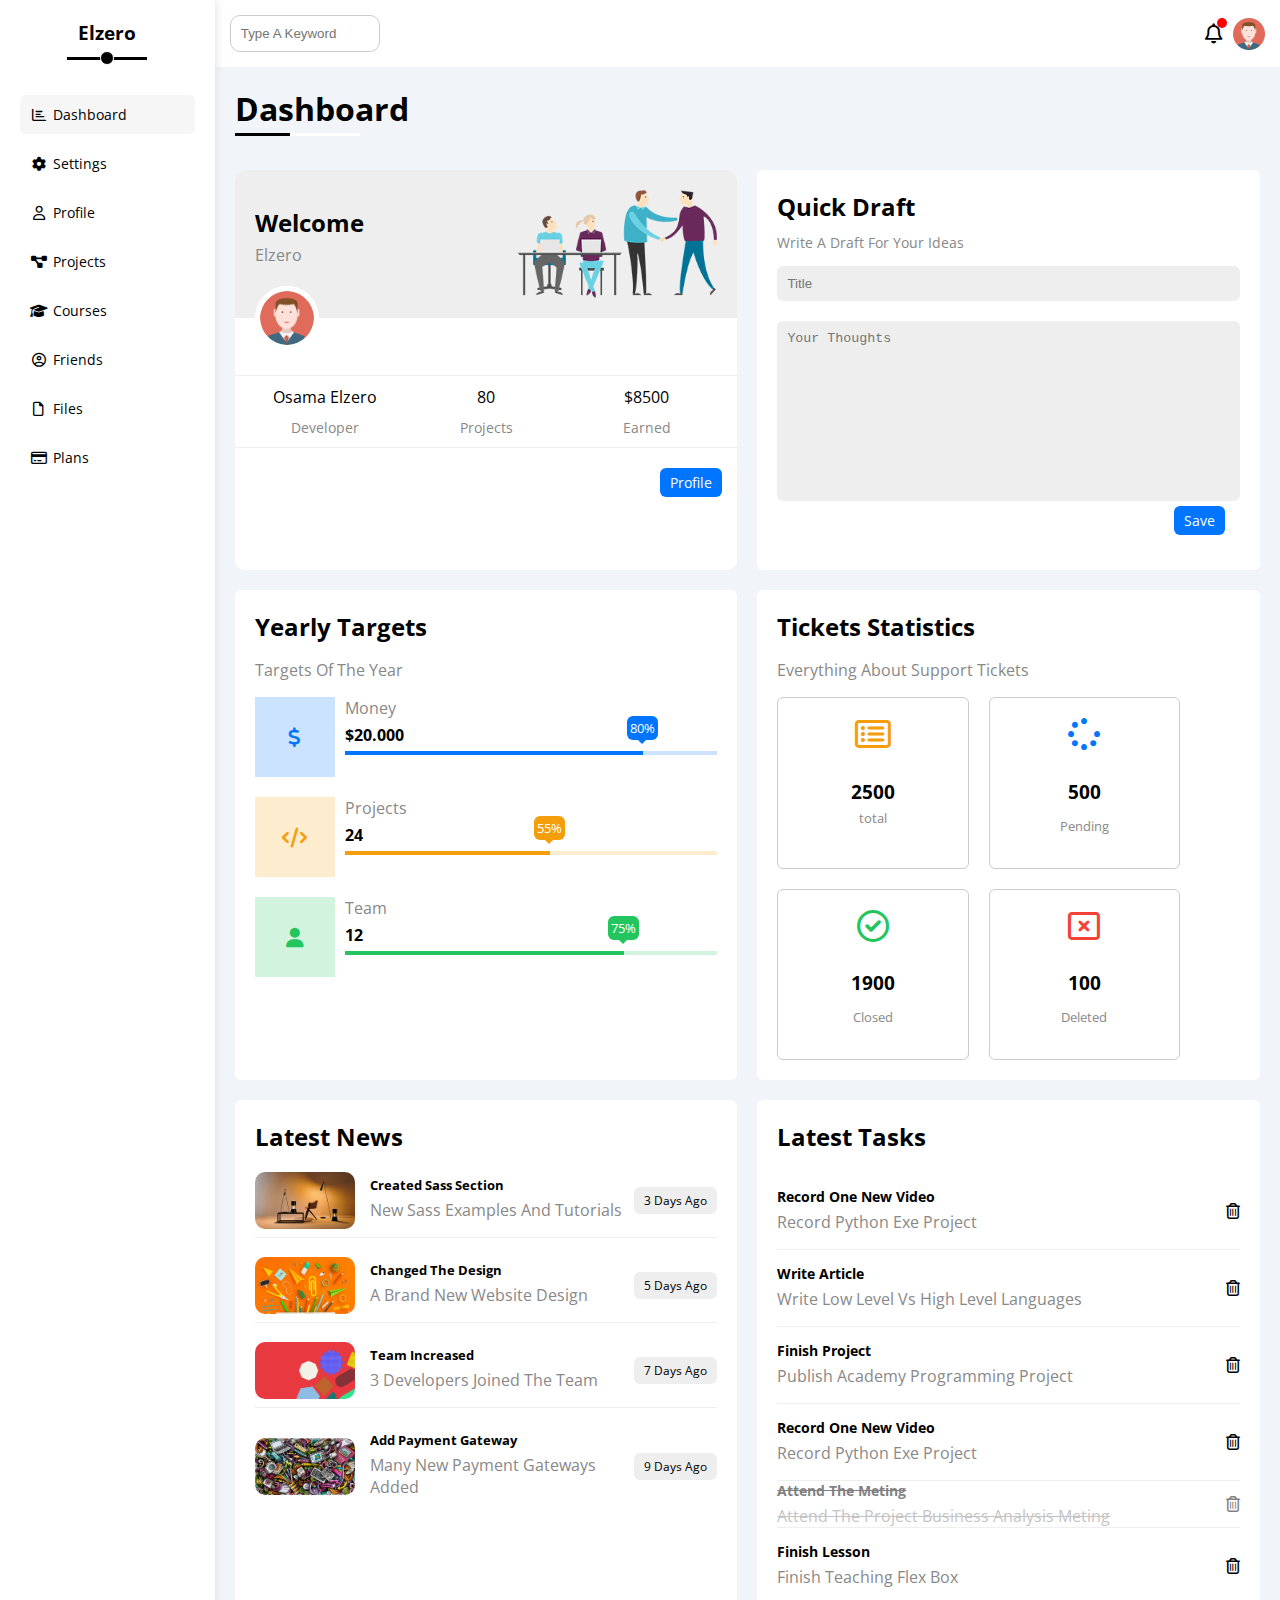
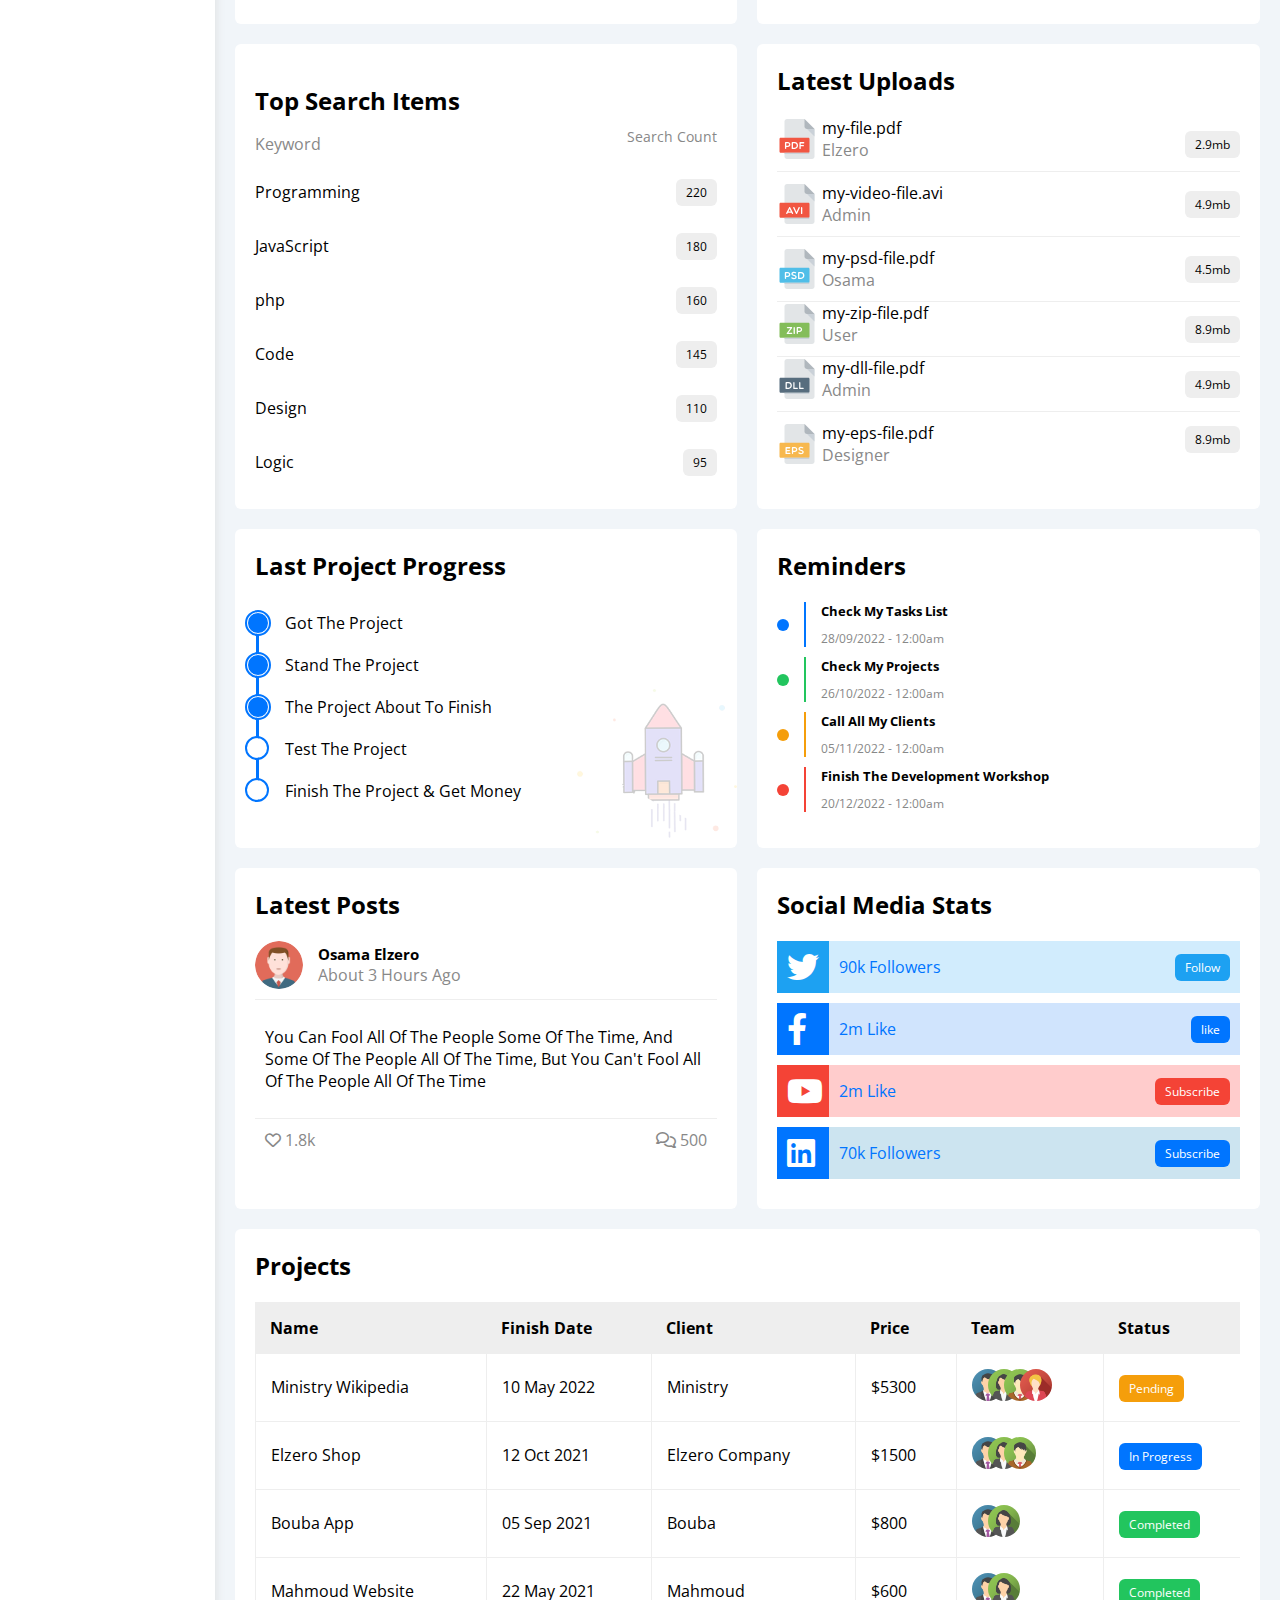
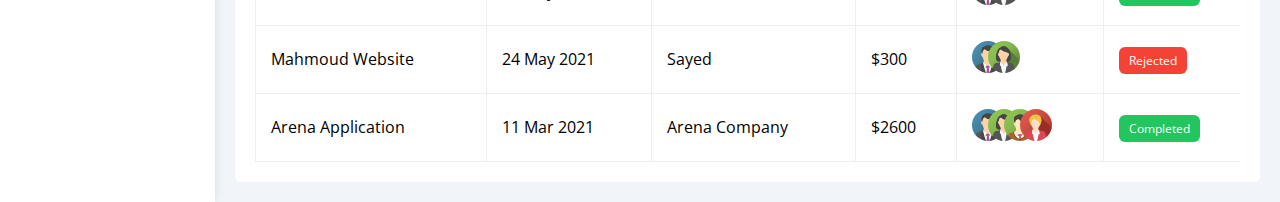
<file: index.html>
<!DOCTYPE html>
<html lang="en">
<head>
    <meta charset="UTF-8">
    <meta http-equiv="X-UA-Compatible" content="IE=edge">
    <meta name="viewport" content="width=device-width, initial-scale=1.0">
    <title>Dashboard</title>
    <link rel="stylesheet" href="css/main.css" />
    <link rel="stylesheet" href="css/framework.css" />
    <link rel="stylesheet" href="css/all.min.css" />
    <link rel="preconnect" href="https://fonts.googleapis.com" />
    <link rel="preconnect" href="https://fonts.gstatic.com" crossorigin />
    <link href="https://fonts.googleapis.com/css2?family=Open+Sans:wght@300;500&display=swap" rel="stylesheet" />
</head>
<body>
    <div class="page d-flex">
        <!-- Start Sidebar -->
        <div class="sidebar p-relative p-20 bg-white">
            <h3 class="p-relative txt-c mt-0">Elzero</h3>
            <ul>
                <li>
                    <a href="index.html" class=" active d-flex align-center p-10 fs-14 rad-6">
                        <i class="fa-regular fa-chart-bar fa-fw"></i> <span>Dashboard</span>
                    </a>       
                </li>
                <li>
                    <a href="settings.html" class="d-flex align-center p-10 fs-14 rad-6">
                        <i class="fa-solid fa-gear fa-fw"></i> <span>Settings</span>
                    </a>       
                </li>
                <li>
                    <a href="profile.html" class="d-flex align-center p-10 fs-14 rad-6">
                        <i class="fa-regular fa-user fa-fw"></i> <span>Profile</span>
                    </a>       
                </li>
                <li>
                    <a href="projects.html" class="d-flex align-center p-10 fs-14 rad-6">
                        <i class="fa-solid fa-diagram-project fa-fw"></i> <span>Projects</span>
                    </a>       
                </li>
                <li>
                    <a href="courses.html" class="d-flex align-center p-10 fs-14 rad-6">
                        <i class="fa-solid fa-graduation-cap fa-fw"></i> <span>Courses</span></a>       
                </li>
                <li>
                    <a href="friends.html" class="d-flex align-center p-10 fs-14 rad-6">
                        <i class="fa-regular fa-circle-user fa-fw"></i><span>Friends</span></a>       
                </li>
                <li>
                    <a href="files.html" class="d-flex align-center p-10 fs-14 rad-6">
                        <i class="fa-regular fa-file fa-fw"></i><span>Files</span></a>       
                </li>
                <li>
                    <a href="plans.html" class="d-flex align-center p-10 fs-14 rad-6">
                        <i class="fa-regular fa-credit-card fa-fw"></i> <span>Plans</span></a>       
                </li>
            </ul>
        <!-- End Sidebar -->
        </div>
        <div class="content f-width">
            <!-- Start Header -->
            <div class="header bg-white d-flex-between p-15">
                <form action="">
                    <input class="p-relative" type="search" placeholder="Type A Keyword" >
                </form>
                <div class="icons d-flex align-center">
                    <span class="noti p-relative"><i class="fa-regular fa-bell fa-lg"></i></span>
                    <img src="imgs/avatar.png" alt="">
                </div>
            </div>
            <!-- End Header -->
            <h1 class="p-relative ml-20">Dashboard</h1>
            <div class="wrapper d-grid gap-20">
                <!-- Start Welcome -->
                <div class="welcome bg-white rad-10 txt-c-mobile">
                <div class="intro p-20 bg-eee d-flex-between">
                    <div>
                        <h2 class="m-0">Welcome</h2>
                        <p class="c-grey mt-5">Elzero</p>
                    </div>
                    <img class="mobile-hidden" src="imgs/welcome.png" alt="" />
                </div>
                <img class="avatar " src="imgs/avatar.png" alt="" />
                <div class="info d-flex txt-c p-10 mt-20 mb-20 mobile-block">
                    <div>
                        Osama Elzero
                        <span class="c-grey d-block mt-10 fs-14">Developer</span>
                    </div>
                    <div>
                        80
                        <span class="c-grey d-block mt-10 fs-14">Projects</span>
                    </div>
                    <div>
                        &dollar;8500
                        <span class="c-grey d-block mt-10 fs-14">Earned</span>
                    </div>
                </div>
                <a href="#profile" class="btn c-white bg-blue d-block fs-14">Profile</a>
                </div>
                <!-- End Welcome -->
                <!-- Start Quick Draft  -->
                <div class="draft bg-white rad-6 p-20">
                    <h2 class="mb-0 mt-0">Quick Draft</h2>
                    <p class="c-grey mt-10 fs-14">Write A Draft For Your Ideas</p>
                    <form action="">
                        <input class="d-block f-width bg-eee rad-6 mb-20 p-10" type="text" placeholder="Title">
                        <textarea class="bg-eee rad-6 f-width p-10" placeholder="Your Thoughts"></textarea>
                    </form>
                    <a href="#" class="btn d-block bg-blue c-white fs-14">Save</a>
                </div>
                <!-- End Quick Draft  -->
                <!-- Start Targets -->
                <div class="targets bg-white rad-6 p-20">
                    <h2 class="mt-0 mb-0">Yearly Targets</h2>
                    <p class="c-grey">Targets Of The Year</p>
                    <div class="targets-row blue d-flex">
                        <div class="icon center-flex mb-20">
                            <i class="fa-solid fa-dollar-sign fa-lg c-blue"></i>
                        </div>
                        <div class="info ml-10">
                            <span class=" c-grey">Money</span>
                            <span class=" d-block fw-bold pt-5">&dollar;20.000</span>
                            <div class="progress p-relative mt-5">
                                <span class="bg-blue" style="width:80%">
                                    <span class="bg-blue">80%</span>
                                </span>
                            </div>
                        </div>
                    </div>
                    <div class="targets-row orange d-flex">
                        <div class="icon center-flex mb-20">
                            <i class="fa-solid fa-code fa-lg c-orange"></i>
                        </div>
                        <div class="info ml-10">
                            <span class=" c-grey">Projects</span>
                            <span class=" d-block fw-bold pt-5">24</span>
                            <div class="progress p-relative mt-5">
                                <span class="bg-orange" style="width:55%">
                                    <span class="bg-orange">55%</span>
                                </span>
                            </div>
                        </div>
                    </div>
                    <div class="targets-row green d-flex">
                        <div class="icon center-flex">
                            <i class="fa-solid fa-user fa-lg c-green"></i>
                        </div>
                        <div class="info ml-10">
                            <span class=" c-grey">Team</span>
                            <span class=" d-block fw-bold pt-5">12</span>
                            <div class="progress p-relative mt-5">
                                <span class="bg-green" style="width:75%">
                                    <span class="bg-green">75%</span>
                                </span>
                            </div>
                        </div>
                    </div>
                </div>
                <!-- End Targets -->
                <!-- Start Statistics -->
                <div class="stats bg-white p-20 rad-6">
                    <h2 class="mt-0 mb-0">Tickets Statistics</h2>
                    <p class="c-grey">Everything About Support Tickets</p>
                    <div class="d-flex f-wrap txt-c gap-20">
                        <div class="box rad-6 p-20">
                            <i class="fa-regular fa-rectangle-list fa-2x mb-10 c-orange"></i>
                            <h3 class="fw-bold mb-5">2500</h3>
                            <p class="c-grey fs-13 mt-0">total</p>
                        </div>
                        <div class="box rad-6 p-20">
                            <i class="fa-solid fa-spinner fa-2x mb-10 c-blue"></i>
                            <h3 class="fw-bold mb-5">500</h3>
                            <p class="c-grey fs-13">Pending</p>
                        </div>
                        <div class="box rad-6 p-20">
                            <i class="fa-regular fa-circle-check fa-2x mb-10 c-green"></i>
                            <h3 class="fw-bold mb-5">1900</h3>
                            <p class="c-grey fs-13">Closed</p>
                        </div>
                        <div class="box rad-6 p-20">
                            <i class="fa-regular fa-rectangle-xmark fa-2x mb-10 c-red"></i>
                            <h3 class="fw-bold mb-5">100</h3>
                            <p class="c-grey fs-13">Deleted</p>
                        </div>
                    </div>
                </div>
                <!-- End Statistics -->
                <!-- Start News -->
                <div class="news p-20 bg-white rad-6 txt-c-mobile">
                    <h2 class="m-0">Latest News</h2>
                    <div class="news-row d-flex align-center mt-10 mobile-block ">
                        <img src="imgs/news-01.png" alt="">
                        <div class="info">
                            <div>
                                <h3 class="fs-13 mb-0">Created Sass Section</h3>
                                <p class="c-grey mt-5">New Sass Examples And Tutorials</p>
                            </div>
                        </div>
                        <div class="bg-eee fs-12 btn">3 Days Ago</div>
                    </div>
                    <div class="news-row d-flex align-center mt-10 mobile-block ">
                        <img src="imgs/news-02.png" alt="">
                        <div class="info">
                            <div>
                                <h3 class="fs-13 mb-0">Changed The Design</h3>
                                <p class="c-grey mt-5">A Brand New Website Design</p>
                            </div>
                        </div>
                        <div class="bg-eee fs-12 btn">5 Days Ago</div>
                    </div>
                    <div class="news-row d-flex align-center mt-10 mobile-block ">
                        <img src="imgs/news-03.png" alt="">
                        <div class="info ">
                            <div>
                                <h3 class="fs-13 mb-0">Team Increased</h3>
                                <p class="c-grey mt-5">3 Developers Joined The Team</p>
                            </div>
                        </div>
                        <div class="bg-eee fs-12 btn">7 Days Ago</div>
                    </div>
                    <div class="news-row d-flex align-center mt-10 mobile-block ">
                        <img src="imgs/news-04.png" alt="">
                        <div class="info ">
                            <div>
                                <h3 class="fs-13 mb-0">Add Payment Gateway</h3>
                                <p class="c-grey mt-5">Many New Payment Gateways Added</p>
                            </div>
                        </div>
                        <div class="bg-eee fs-12 btn">9 Days Ago</div>
                    </div>
                </div>
                <!-- End News -->
                <!-- Start Tasks -->
                <div class="tasks bg-white rad-6 p-20" id="tasks">
                    <h2 class="mt-0">Latest Tasks</h2>
                    <div class="tasks-row d-flex-between">
                        <div class="info">
                            <h3 class="fs-14 mb-5">Record One New Video</h3>
                            <p class="c-grey mt-0">Record Python Exe Project</p>
                        </div>
                        <i class="fa-regular fa-trash-can delete"></i>
                    </div>
                    <div class="tasks-row d-flex-between">
                        <div class="info">
                            <h3 class="fs-14 mb-5">Write Article</h3>
                            <p class="c-grey mt-0">Write Low Level Vs High Level Languages</p>
                        </div>
                        <i class="fa-regular fa-trash-can delete"></i>
                    </div>
                    <div class="tasks-row d-flex-between">
                        <div class="info">
                            <h3 class="fs-14 mb-5">Finish Project</h3>
                            <p class="c-grey mt-0">Publish Academy Programming Project</p>
                        </div>
                        <i class="fa-regular fa-trash-can delete"></i>
                    </div>
                    <div class="tasks-row d-flex-between">
                        <div class="info">
                            <h3 class="fs-14 mb-5">Record One New Video</h3>
                            <p class="c-grey mt-0">Record Python Exe Project</p>
                        </div>
                        <i class="fa-regular fa-trash-can delete"></i>
                    </div>
                    <div class="tasks-row deleted d-flex-between p-relative">
                        <div class="info">
                            <del class="fs-14 mb-5 d-block fw-bold">Attend The Meting</del>
                            <del class="c-grey mt-0">Attend The Project Business Analysis Meting</d>
                        </div>
                        <i class="fa-regular fa-trash-can delete"></i>
                    </div>
                    <div class="tasks-row d-flex-between">
                        <div class="info">
                            <h3 class="fs-14 mb-5">Finish Lesson</h3>
                            <p class="c-grey mt-0">Finish Teaching Flex Box</p>
                        </div>
                        <i class="fa-regular fa-trash-can delete"></i>
                    </div>
                </div>
                <!-- End Tasks -->
                <!-- Start Top Search -->
                <div class="top-search bg-white rad-6 p-20">
                    <h2 class="mb-0">Top Search Items</h2>
                    <div class="top-row d-flex-between mt-0">
                        <p class="c-grey mb-0">Keyword</p>
                        <div class="c-grey fs-14">Search Count</div>
                    </div>
                    <div class="top-row d-flex-between pt-10">
                        <p>Programming</p>
                        <div class="btn bg-eee fs-12">220</div>
                    </div>
                    <div class="top-row d-flex-between">
                        <p>JavaScript</p>
                        <div class="btn bg-eee fs-12">180</div>
                    </div>
                    <div class="top-row d-flex-between">
                        <p>php</p>
                        <div class="btn bg-eee fs-12">160</div>
                    </div>
                    <div class="top-row d-flex-between">
                        <p>Code</p>
                        <div class="btn bg-eee fs-12">145</div>
                    </div>
                    <div class="top-row d-flex-between">
                        <p>Design</p>
                        <div class="btn bg-eee fs-12">110</div>
                    </div>
                    <div class="top-row d-flex-between">
                        <p>Logic</p>
                        <div class="btn bg-eee fs-12">95</div>
                    </div>

                </div>
                <!-- End Top Search -->
                <!-- Start Latest Uploads -->
                <div class="uploads bg-white rad-6 p-20">
                    <h2 class="mt-0">Latest Uploads</h2>
                    <div class="d-flex-between">
                        <div class="center-flex mb-10">
                            <img src="imgs/pdf.svg" alt="">
                            <div class="ml-5">
                                <span class="d-block">my-file.pdf</span>
                                <span class="c-grey">Elzero</span>
                            </div>
                        </div>
                        <div class="btn bg-eee fs-12">2.9mb</div>
                    </div>
                    <div class="d-flex-between">
                        <div class="center-flex mb-10 pt-10">
                            <img src="imgs/avi.svg" alt="">
                            <div class="ml-5">
                                <span class="d-block">my-video-file.avi</span>
                                <span class="c-grey">Admin</span>
                            </div>
                        </div>
                        <div class="btn bg-eee fs-12">4.9mb</div>
                    </div>
                    <div class="d-flex-between">
                        <div class="center-flex mb-10 pt-10">
                            <img src="imgs/psd.svg" alt="">
                            <div class="ml-5">
                                <span class="d-block">my-psd-file.pdf</span>
                                <span class="c-grey">Osama</span>
                            </div>
                        </div>
                        <div class="btn bg-eee fs-12">4.5mb</div> 
                    </div>
                    <div class="d-flex-between ">
                        <div class="center-flex mb-10">
                            <img src="imgs/zip.svg" alt="">
                            <div class="ml-5">
                                <span class="d-block">my-zip-file.pdf</span>
                                <span class="c-grey">User</span>
                            </div>
                        </div>
                        <div class="btn bg-eee fs-12">8.9mb</div>
                    </div>
                    <div class="d-flex-between ">
                        <div class="center-flex mb-10">
                            <img src="imgs/dll.svg" alt="">
                            <div class="ml-5">
                                <span class="d-block">my-dll-file.pdf</span>
                                <span class="c-grey">Admin</span>
                            </div>
                        </div>
                        <div class="btn bg-eee fs-12">4.9mb</div>
                    </div>
                    <div class="d-flex-between">
                        <div class="center-flex mt-10">
                            <img src="imgs/eps.svg" alt="">
                            <div class="ml-5">
                                <span class="d-block">my-eps-file.pdf</span>
                                <span class="c-grey">Designer</span>
                            </div>
                        </div>
                        <div class="btn bg-eee fs-12">8.9mb</div>
                        
                    </div>
                </div>
                <!-- End Latest Uploads -->
                <!-- Start Projects -->
                <div class="projects bg-white rad-6 p-20 p-relative">
                    <h2 class="mt-0">Last Project Progress</h2>
                    <div class="progress">
                        <ul class="p-relative m-10 pl-10">
                            <li class="p-10">Got The Project</li>
                            <li class="p-10">Stand The Project</li>
                            <li class="p-10">The Project About To Finish</li>
                            <li class="p-10">Test The Project</li>
                            <li class="p-10">Finish The Project &amp; Get Money</li>
                        </ul>
                    </div>
                    <img src="imgs/project.png" alt="">
                </div>
                <!-- End Projects -->
                <!-- Start Reminder -->
                <div class="reminder bg-white rad-6 p-20">
                    <h2 class="mt-0">Reminders</h2>
                    <ul>
                        <li class="d-flex align-center mt-10">
                            <span class="bg-blue rad-half d-block mr-15"></span>
                            <div class="blue pl-15">
                                <p class="mb-5 fw-bold fs-13 mt-0">Check My Tasks List</p>
                                <span class="c-grey fs-12 pt-5 d-block">28/09/2022 - 12:00am</span>
                            </div>
                        </li>
                        <li class="d-flex align-center mt-10">
                            <span class="bg-green rad-half d-block mr-15"></span>
                            <div class="green pl-15">
                                <p class="mb-5 fw-bold fs-13 mt-0">Check My Projects</p>
                                <span class="c-grey fs-12 pt-5 d-block">26/10/2022 - 12:00am</span>
                            </div>
                        </li>
                        <li class="d-flex align-center mt-10">
                            <span class="bg-orange rad-half d-block mr-15"></span>
                            <div class="orange pl-15">
                                <p class="mb-5 fw-bold fs-13 mt-0">Call All My Clients</p>
                                <span class="c-grey fs-12 pt-5 d-block">05/11/2022 - 12:00am</span>
                            </div>
                        </li>
                        <li class="d-flex align-center mt-10">
                            <span class="bg-red rad-half d-block mr-15"></span>
                            <div class="red pl-15">
                                <p class="mb-5 fw-bold fs-13 mt-0">Finish The Development Workshop</p>
                                <span class="c-grey fs-12 pt-5 d-block">20/12/2022 - 12:00am</span>
                            </div>
                        </li>
                    </ul>
                </div>
                <!-- End Reminder -->
                <!-- Start Latest Posts -->
                <div class="posts bg-white p-20 rad-6">
                    <h2 class="mt-0">Latest Posts</h2>
                    <div class="head d-flex align-center mb-10">
                        <img src="imgs/avatar.png" class="rad-half mr-15" alt="">
                        <div> 
                            <span class=" d-block fw-bold fs-15">Osama Elzero</span>
                            <span class="c-grey">About 3 Hours Ago</span>
                        </div>
                    </div>
                    <div class="info p-10">
                        <p>You Can Fool All Of The People Some Of The Time, And Some Of The People All Of The Time, But You Can't Fool All Of The People All Of The Time</p>
                    </div>
                    <div class="icons d-flex-between p-10">
                        <div>
                            <i class="fa-regular fa-heart c-grey"></i>
                            <span class="c-grey">1.8k</span>
                        </div>
                        <div>
                            <i class="fa-regular fa-comments c-grey"></i>
                            <span class="c-grey">500</span>
                        </div>
                    </div>
                </div>
                <!-- End Latest Posts -->
                <!-- Start Social Stats -->
                <div class="social bg-white p-20 rad-6">
                    <h2 class="mt-0">Social Media Stats</h2>
                    <div class="box twitter d-flex align-center mb-10 p-relative">
                        <i class="fa-brands fa-twitter fa-2x c-white center-flex p-10"></i>
                        <span class="c-blue">90k Followers</span>
                        <a href="#" class="btn fs-12 c-white">Follow</a>
                    </div>
                    <div class="box facebook d-flex align-center mb-10">
                        <i class="fa-brands fa-facebook-f fa-2x bg-blue center-flex c-white p-10"></i>
                        <span class="c-blue">2m Like</span>
                        <a href="#" class="btn fs-12 c-white bg-blue">like</a>
                    </div>
                    <div class="box youtube d-flex align-center mb-10">
                        <i class="fa-brands fa-youtube fa-2x c-white center-flex bg-red p-10"></i>
                        <span class="c-blue">2m Like</span>
                        <a href="#" class="btn fs-12 c-white bg-red">Subscribe</a>
                    </div>
                    <div class="box linkedin d-flex-between mb-10">
                        <i class="fa-brands fa-linkedin fa-2x c-white p-10 bg-blue center-flex"></i>
                        <span class="c-blue">70k Followers</span>
                        <a href="#" class="btn fs-12 c-white bg-blue">Subscribe</a>
                    </div>  
                <!-- End Social Stats -->
            </div>
        </div>
        <div class="full-projects p-20 m-20 bg-white rad-6">
            <h2 class="mt-0">Projects</h2>
            <div class="table">
                <table class="f-width">
                    <thead class="bg-eee">
                        <tr>
                            <td>Name</td>
                            <td>Finish Date</td>
                            <td>Client</td>
                            <td>Price</td>
                            <td>Team</td>
                            <td>Status</td>
                        </tr>
                    </thead>
                    <tbody class="bg-white">
                        <tr>
                            <td>Ministry Wikipedia</td>
                            <td>10 May 2022</td>
                            <td>Ministry</td>
                            <td>&dollar;5300</td>
                            <td>
                                <img src="imgs/team-01.png" alt="">
                                <img src="imgs/team-02.png" alt="">
                                <img src="imgs/team-03.png" alt="">
                                <img src="imgs/team-05.png" alt="">
                            </td>
                            <td><span class="btn bg-orange c-white fs-12">Pending</span></td>
                        </tr>
                        <tr>
                            <td>Elzero Shop</td>
                            <td>12 Oct 2021</td>
                            <td>Elzero Company</td>
                            <td>&dollar;1500</td>
                            <td>
                                <img src="imgs/team-01.png" alt="">
                                <img src="imgs/team-02.png" alt="">
                                <img src="imgs/team-03.png" alt="">
                            </td>
                            <td><span class="btn bg-blue c-white fs-12">In Progress</span></td>
                        </tr>
                        <tr>
                            <td>Bouba App</td>
                            <td>05 Sep 2021</td>
                            <td>Bouba</td>
                            <td>&dollar;800</td>
                            <td>
                                <img src="imgs/team-01.png" alt="">
                                <img src="imgs/team-02.png" alt="">
                            </td>
                            <td><span class="btn bg-green c-white fs-12">Completed</span></td>
                        </tr>
                        <tr>
                            <td>Mahmoud Website</td>
                            <td>22 May 2021</td>
                            <td>Mahmoud</td>
                            <td>&dollar;600</td>
                            <td>
                                <img src="imgs/team-01.png" alt="">
                                <img src="imgs/team-02.png" alt="">
                            </td>
                            <td><span class="btn bg-green c-white fs-12">Completed</span></td>
                        </tr>
                        <tr>
                            <td>Mahmoud Website</td>
                            <td>24 May 2021</td>
                            <td>Sayed</td>
                            <td>&dollar;300</td>
                            <td>
                                <img src="imgs/team-01.png" alt="">
                                <img src="imgs/team-02.png" alt="">
                            </td>
                            <td><span class="btn bg-red c-white fs-12">Rejected</span></td>
                        </tr>
                        <tr>
                            <td>Arena Application</td>
                            <td>11 Mar 2021</td>
                            <td>Arena Company</td>
                            <td>&dollar;2600</td>
                            <td>
                                <img src="imgs/team-01.png" alt="">
                                <img src="imgs/team-02.png" alt="">
                                <img src="imgs/team-03.png" alt="">
                                <img src="imgs/team-05.png" alt="">
                            </td>
                            <td><span class="btn bg-green c-white fs-12">Completed</span></td>
                        </tr>
                    </tbody>
                </table>
            </div>
        </div>
    </div>
</body>
</html>
</file>
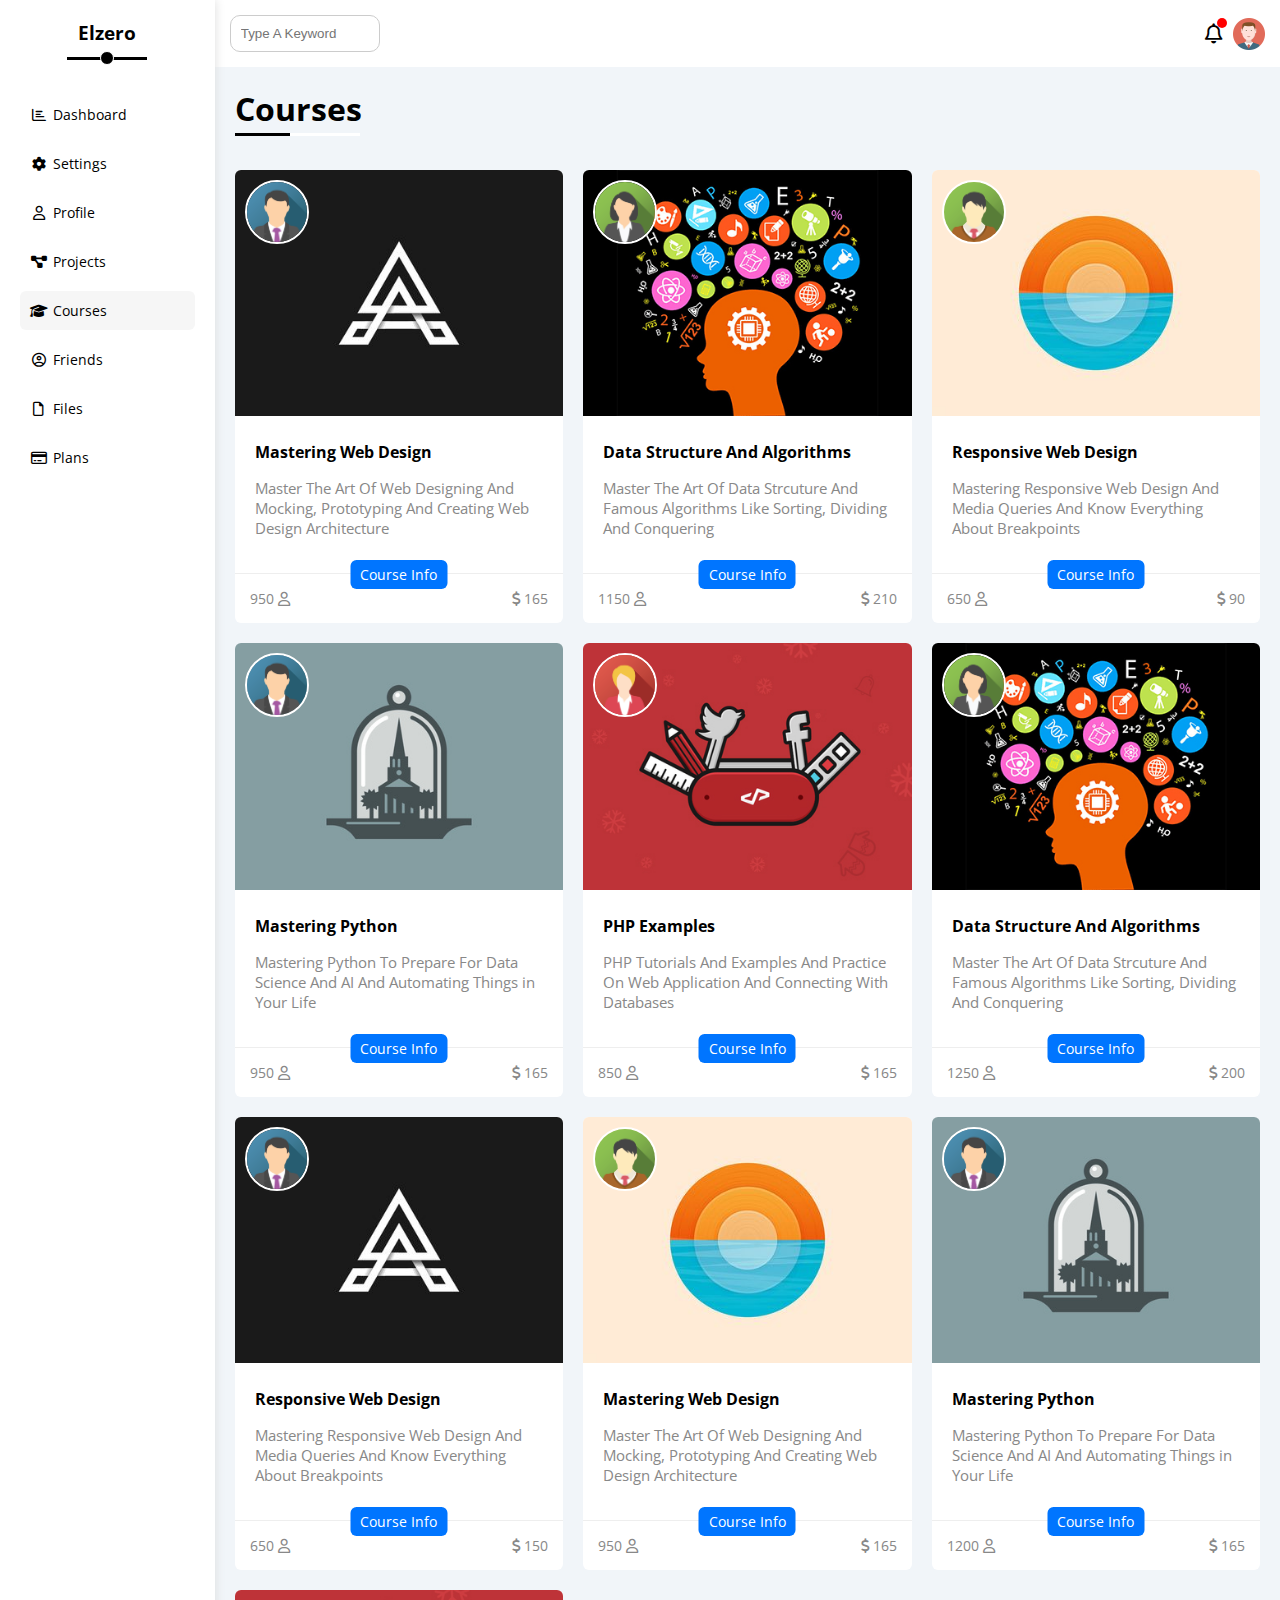
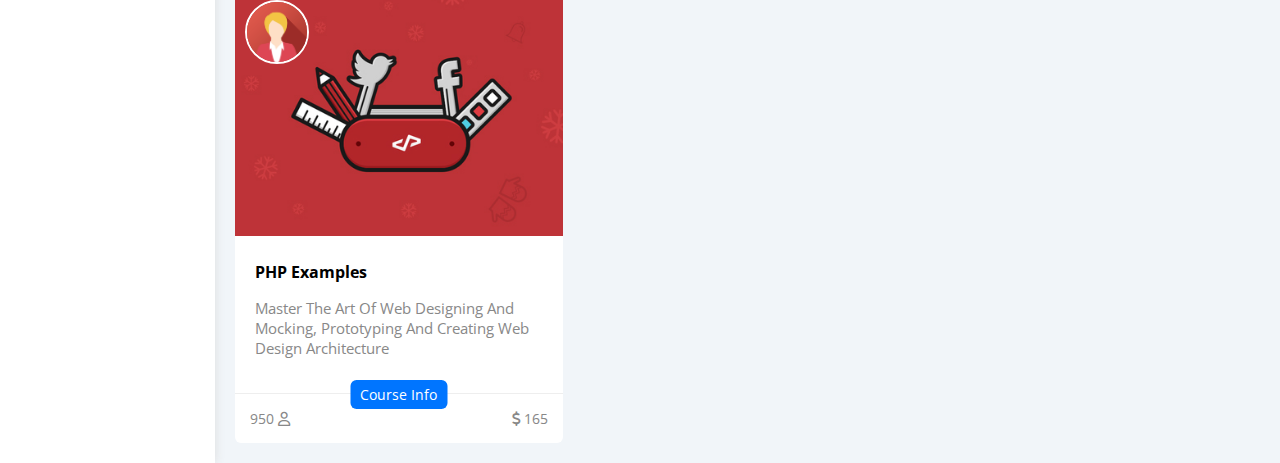
<file: courses.html>
<!DOCTYPE html>
<html lang="en">
<head>
    <meta charset="UTF-8">
    <meta http-equiv="X-UA-Compatible" content="IE=edge">
    <meta name="viewport" content="width=device-width, initial-scale=1.0">
    <title>Courses</title>
    <link rel="stylesheet" href="css/main.css" />
    <link rel="stylesheet" href="css/framework.css" />
    <link rel="stylesheet" href="css/all.min.css" />
    <link rel="preconnect" href="https://fonts.googleapis.com" />
    <link rel="preconnect" href="https://fonts.gstatic.com" crossorigin />
    <link href="https://fonts.googleapis.com/css2?family=Open+Sans:wght@300;500&display=swap" rel="stylesheet" />
</head>
<body>
    <div class="page d-flex">
        <!-- Start Sidebar -->
        <div class="sidebar p-relative p-20 bg-white">
            <h3 class="p-relative txt-c mt-0">Elzero</h3>
            <ul>
                <li>
                    <a href="index.html" class="d-flex align-center p-10 fs-14 rad-6">
                        <i class="fa-regular fa-chart-bar fa-fw"></i> <span>Dashboard</span>
                    </a>       
                </li>
                <li>
                    <a href="settings.html" class="d-flex align-center p-10 fs-14 rad-6">
                        <i class="fa-solid fa-gear fa-fw"></i> <span>Settings</span>
                    </a>       
                </li>
                <li>
                    <a href="profile.html" class="d-flex align-center p-10 fs-14 rad-6">
                        <i class="fa-regular fa-user fa-fw"></i> <span>Profile</span>
                    </a>       
                </li>
                <li>
                    <a href="projects.html" class="d-flex align-center p-10 fs-14 rad-6">
                        <i class="fa-solid fa-diagram-project fa-fw"></i> <span>Projects</span>
                    </a>       
                </li>
                <li>
                    <a href="courses.html" class="active d-flex align-center p-10 fs-14 rad-6">
                        <i class="fa-solid fa-graduation-cap fa-fw"></i> <span>Courses</span></a>       
                </li>
                <li>
                    <a href="friends.html" class="d-flex align-center p-10 fs-14 rad-6">
                        <i class="fa-regular fa-circle-user fa-fw"></i><span>Friends</span></a>       
                </li>
                <li>
                    <a href="files.html" class="d-flex align-center p-10 fs-14 rad-6">
                        <i class="fa-regular fa-file fa-fw"></i><span>Files</span></a>       
                </li>
                <li>
                    <a href="plans.html" class="d-flex align-center p-10 fs-14 rad-6">
                        <i class="fa-regular fa-credit-card fa-fw"></i> <span>Plans</span></a>       
                </li>
            </ul>
        <!-- End Sidebar -->
        </div>
        <div class="content f-width">
            <!-- Start Header -->
            <div class="header bg-white d-flex-between p-15">
                <form action="">
                    <input class="p-relative" type="search" placeholder="Type A Keyword" >
                </form>
                <div class="icons d-flex align-center">
                    <span class="noti p-relative"><i class="fa-regular fa-bell fa-lg"></i></span>
                    <img src="imgs/avatar.png" alt="">
                </div>
            </div>
            <h1 class="p-relative">Courses</h1>
            <div class="courses-page d-grid gap-20">
                <div class="box bg-white rad-6 gap-20 p-relative">
                    <img class="cover" src="imgs/course-01.jpg" alt="">
                    <img src="imgs/team-01.png" alt="">
                    <div class="info p-20">
                        <h4 class="m-0">Mastering Web Design</h4>
                        <p class="c-grey fs-15">Master The Art Of Web Designing And Mocking, Prototyping And Creating Web Design Architecture</p>
                    </div>
                    <div class="d-flex-between p-15 fs-14 p-relative">
                        <span class="btn bg-blue c-white">Course Info</span>
                        <span class="c-grey">
                            950
                            <i class="fa-regular fa-user"></i>
                        </span>
                        <span class="c-grey">
                            <i class="fa-solid fa-dollar-sign"></i>
                            165
                        </span>
                    </div>
                </div>
                <div class="box bg-white rad-6 gap-20 p-relative">
                    <img class="cover" src="imgs/course-02.jpg" alt="">
                    <img src="imgs/team-02.png" alt="">
                    <div class="info p-20">
                        <h4 class="m-0">Data Structure And Algorithms</h4>
                        <p class="c-grey fs-15">Master The Art Of Data Strcuture And Famous Algorithms Like Sorting, Dividing And Conquering</p>
                    </div>
                    <div class="d-flex-between p-15 fs-14 p-relative">
                        <span class="btn bg-blue c-white">Course Info</span>
                        <span class="c-grey">
                            1150
                            <i class="fa-regular fa-user"></i>
                        </span>
                        <span class="c-grey">
                            <i class="fa-solid fa-dollar-sign"></i>
                            210
                        </span>
                    </div>
                </div>
                <div class="box bg-white rad-6 gap-20 p-relative">
                    <img class="cover" src="imgs/course-03.jpg" alt="">
                    <img src="imgs/team-03.png" alt="">
                    <div class="info p-20">
                        <h4 class="m-0">Responsive Web Design</h4>
                        <p class="c-grey fs-15">Mastering Responsive Web Design And Media Queries And Know Everything About Breakpoints</p>
                    </div>
                    <div class="d-flex-between p-15 fs-14 p-relative">
                        <span class="btn bg-blue c-white">Course Info</span>
                        <span class="c-grey">
                            650
                            <i class="fa-regular fa-user"></i>
                        </span>
                        <span class="c-grey">
                            <i class="fa-solid fa-dollar-sign"></i>
                            90
                        </span>
                    </div>
                </div>
                <div class="box bg-white rad-6 gap-20 p-relative">
                    <img class="cover" src="imgs/course-04.jpg" alt="">
                    <img src="imgs/team-01.png" alt="">
                    <div class="info p-20">
                        <h4 class="m-0">Mastering Python</h4>
                        <p class="c-grey fs-15">Mastering Python To Prepare For Data Science And AI And Automating Things in Your Life</p>
                    </div>
                    <div class="d-flex-between p-15 fs-14 p-relative">
                        <span class="btn bg-blue c-white">Course Info</span>
                        <span class="c-grey">
                            950
                            <i class="fa-regular fa-user"></i>
                        </span>
                        <span class="c-grey">
                            <i class="fa-solid fa-dollar-sign"></i>
                            165
                        </span>
                    </div>
                </div>
                <div class="box bg-white rad-6 gap-20 p-relative">
                    <img class="cover" src="imgs/course-05.jpg" alt="">
                    <img src="imgs/team-05.png" alt="">
                    <div class="info p-20">
                        <h4 class="m-0">PHP Examples</h4>
                        <p class="c-grey fs-15">PHP Tutorials And Examples And Practice On Web Application And Connecting With Databases</p>
                    </div>
                    <div class="d-flex-between p-15 fs-14 p-relative">
                        <span class="btn bg-blue c-white">Course Info</span>
                        <span class="c-grey">
                            850
                            <i class="fa-regular fa-user"></i>
                        </span>
                        <span class="c-grey">
                            <i class="fa-solid fa-dollar-sign"></i>
                            165
                        </span>
                    </div>
                </div>
                <div class="box bg-white rad-6 gap-20 p-relative">
                    <img class="cover" src="imgs/course-02.jpg" alt="">
                    <img src="imgs/team-02.png" alt="">
                    <div class="info p-20">
                        <h4 class="m-0">Data Structure And Algorithms</h4>
                        <p class="c-grey fs-15">Master The Art Of Data Strcuture And Famous Algorithms Like Sorting, Dividing And Conquering</p>
                    </div>
                    <div class="d-flex-between p-15 fs-14 p-relative">
                        <span class="btn bg-blue c-white">Course Info</span>
                        <span class="c-grey">
                            1250
                            <i class="fa-regular fa-user"></i>
                        </span>
                        <span class="c-grey">
                            <i class="fa-solid fa-dollar-sign"></i>
                            200
                        </span>
                    </div>
                </div>
                <div class="box bg-white rad-6 gap-20 p-relative">
                    <img class="cover" src="imgs/course-01.jpg" alt="">
                    <img src="imgs/team-01.png" alt="">
                    <div class="info p-20">
                        <h4 class="m-0">Responsive Web Design</h4>
                        <p class="c-grey fs-15">Mastering Responsive Web Design And Media Queries And Know Everything About Breakpoints</p>
                    </div>
                    <div class="d-flex-between p-15 fs-14 p-relative">
                        <span class="btn bg-blue c-white">Course Info</span>
                        <span class="c-grey">
                            650
                            <i class="fa-regular fa-user"></i>
                        </span>
                        <span class="c-grey">
                            <i class="fa-solid fa-dollar-sign"></i>
                            150
                        </span>
                    </div>
                </div>
                <div class="box bg-white rad-6 gap-20 p-relative">
                    <img class="cover" src="imgs/course-03.jpg" alt="">
                    <img src="imgs/team-03.png" alt="">
                    <div class="info p-20">
                        <h4 class="m-0">Mastering Web Design</h4>
                        <p class="c-grey fs-15">Master The Art Of Web Designing And Mocking, Prototyping And Creating Web Design Architecture</p>
                    </div>
                    <div class="d-flex-between p-15 fs-14 p-relative">
                        <span class="btn bg-blue c-white">Course Info</span>
                        <span class="c-grey">
                            950
                            <i class="fa-regular fa-user"></i>
                        </span>
                        <span class="c-grey">
                            <i class="fa-solid fa-dollar-sign"></i>
                            165
                        </span>
                    </div>
                </div>
                <div class="box bg-white rad-6 gap-20 p-relative">
                    <img class="cover" src="imgs/course-04.jpg" alt="">
                    <img src="imgs/team-01.png" alt="">
                    <div class="info p-20">
                        <h4 class="m-0">Mastering Python</h4>
                        <p class="c-grey fs-15">Mastering Python To Prepare For Data Science And AI And Automating Things in Your Life</p>
                    </div>
                    <div class="d-flex-between p-15 fs-14 p-relative">
                        <span class="btn bg-blue c-white">Course Info</span>
                        <span class="c-grey">
                            1200
                            <i class="fa-regular fa-user"></i>
                        </span>
                        <span class="c-grey">
                            <i class="fa-solid fa-dollar-sign"></i>
                            165
                        </span>
                    </div>
                </div>
                <div class="box bg-white rad-6 gap-20 p-relative">
                    <img class="cover" src="imgs/course-05.jpg" alt="">
                    <img src="imgs/team-05.png" alt="">
                    <div class="info p-20">
                        <h4 class="m-0">PHP Examples</h4>
                        <p class="c-grey fs-15">Master The Art Of Web Designing And Mocking, Prototyping And Creating Web Design Architecture</p>
                    </div>
                    <div class="d-flex-between p-15 fs-14 p-relative">
                        <span class="btn bg-blue c-white">Course Info</span>
                        <span class="c-grey">
                            950
                            <i class="fa-regular fa-user"></i>
                        </span>
                        <span class="c-grey">
                            <i class="fa-solid fa-dollar-sign"></i>
                            165
                        </span>
                    </div>
                </div>
            </div>
        </div>
    </div>
</body>
</html>
</file>
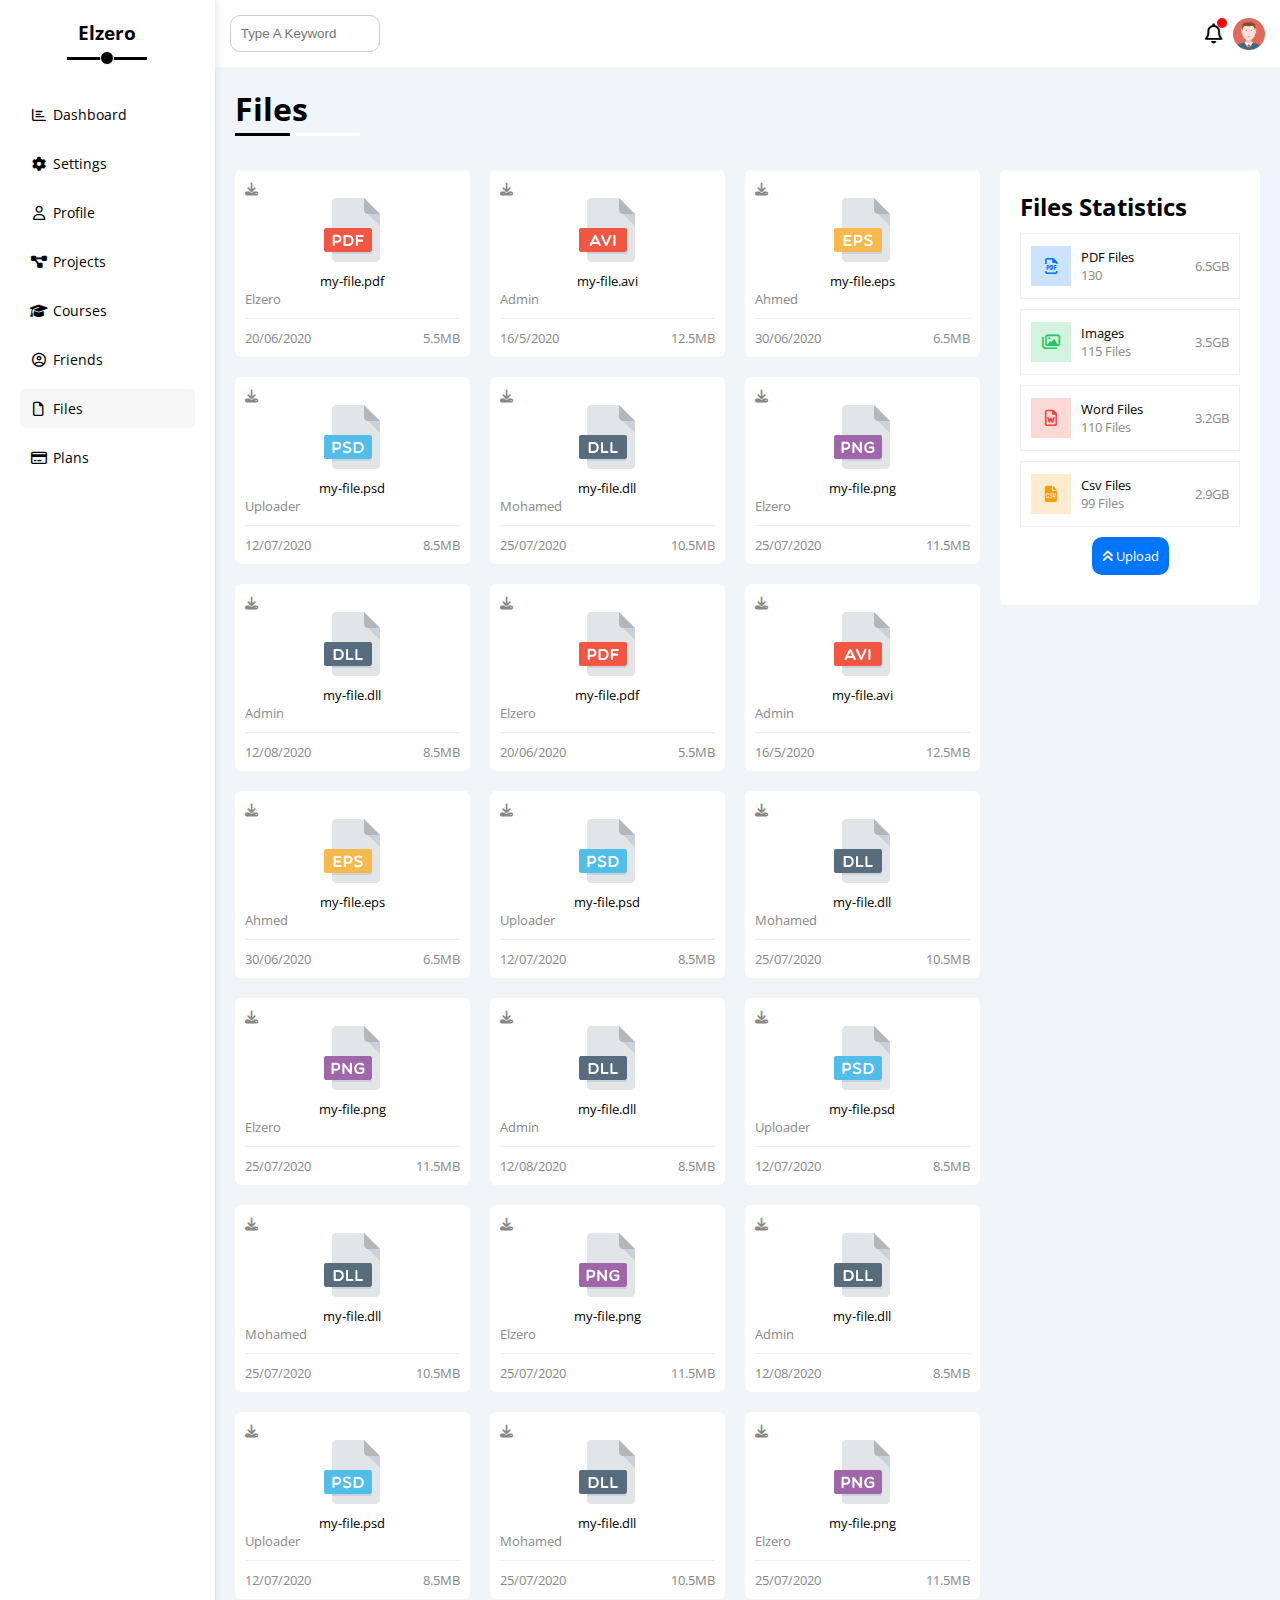
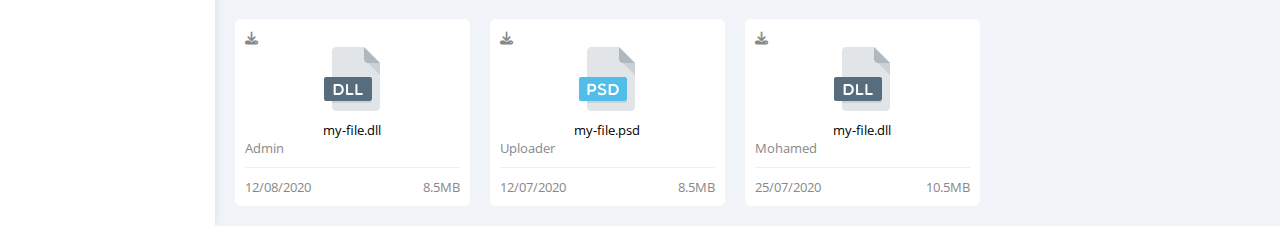
<file: files.html>
<!DOCTYPE html>
<html lang="en">
<head>
    <meta charset="UTF-8">
    <meta http-equiv="X-UA-Compatible" content="IE=edge">
    <meta name="viewport" content="width=device-width, initial-scale=1.0">
    <title>Files</title>
    <link rel="stylesheet" href="css/main.css" />
    <link rel="stylesheet" href="css/all.min.css" />
    <link rel="stylesheet" href="css/framework.css" />
    <link rel="preconnect" href="https://fonts.googleapis.com" />
    <link rel="preconnect" href="https://fonts.gstatic.com" crossorigin />
    <link href="https://fonts.googleapis.com/css2?family=Open+Sans:wght@300;500&display=swap" rel="stylesheet" />
</head>
<body>
    <div class="page d-flex">
        <!-- Start Sidebar -->
        <div class="sidebar p-relative p-20 bg-white">
            <h3 class="p-relative txt-c mt-0">Elzero</h3>
            <ul>
                <li>
                    <a href="index.html" class="d-flex align-center p-10 fs-14 rad-6">
                        <i class="fa-regular fa-chart-bar fa-fw"></i> <span>Dashboard</span>
                    </a>       
                </li>
                <li>
                    <a href="settings.html" class="d-flex align-center p-10 fs-14 rad-6">
                        <i class="fa-solid fa-gear fa-fw"></i> <span>Settings</span>
                    </a>       
                </li>
                <li>
                    <a href="profile.html" class="d-flex align-center p-10 fs-14 rad-6">
                        <i class="fa-regular fa-user fa-fw"></i> <span>Profile</span>
                    </a>       
                </li>
                <li>
                    <a href="projects.html" class="d-flex align-center p-10 fs-14 rad-6">
                        <i class="fa-solid fa-diagram-project fa-fw"></i> <span>Projects</span>
                    </a>       
                </li>
                <li>
                    <a href="courses.html" class="d-flex align-center p-10 fs-14 rad-6">
                        <i class="fa-solid fa-graduation-cap fa-fw"></i> <span>Courses</span></a>       
                </li>
                <li>
                    <a href="friends.html" class="d-flex align-center p-10 fs-14 rad-6">
                        <i class="fa-regular fa-circle-user fa-fw"></i><span>Friends</span></a>       
                </li>
                <li>
                    <a href="files.html" class="active d-flex align-center p-10 fs-14 rad-6">
                        <i class="fa-regular fa-file fa-fw"></i><span>Files</span></a>       
                </li>
                <li>
                    <a href="plans.html" class="d-flex align-center p-10 fs-14 rad-6">
                        <i class="fa-regular fa-credit-card fa-fw"></i> <span>Plans</span></a>       
                </li>
            </ul>
        <!-- End Sidebar -->
        </div>
        <div class="content f-width">
            <!-- Start Header -->
            <div class="header bg-white d-flex-between p-15">
                <form action="">
                    <input class="p-relative" type="search" placeholder="Type A Keyword" >
                </form>
                <div class="icons d-flex align-center">
                    <span class="noti p-relative"><i class="fa-regular fa-bell fa-lg"></i></span>
                    <img src="imgs/avatar.png" alt="">
                </div>
            </div>
            <h1 class="p-relative">Files</h1>
            <div class="files-page d-flex gap-20 m-20">
                <div class="files-stats bg-white p-20 rad-6">
                    <h2 class="m-0">Files Statistics</h2>
                    <div class="d-flex align-center fs-13 info p-10 mt-10">
                        <i class="fa-regular fa-file-pdf fa-lg blue center-flex c-blue icon"></i>
                        <div>
                            <span>PDF Files</span>
                            <span class="c-grey d-block">130</span>
                        </div>
                        <p class="c-grey">6.5GB</p>
                    </div>
                    <div class="d-flex align-center fs-13 info p-10 mt-10">
                        <i class="fa-regular fa-images fa-lg green center-flex c-green icon"></i>
                        <div>
                            <span>Images</span>
                            <span class="c-grey d-block">115 Files</span>
                        </div>
                        <p class="c-grey">3.5GB</p>
                    </div>
                    <div class="d-flex align-center fs-13 info p-10 mt-10">
                        <i class="fa-regular fa-file-word fa-lg red center-flex c-red icon"></i>
                        <div>
                            <span>Word Files</span>
                            <span class="c-grey d-block">110 Files</span>
                        </div>
                        <p class="c-grey">3.2GB</p>
                    </div>
                    <div class="d-flex align-center fs-13 info p-10 mt-10">
                        <i class="fa-solid fa-file-csv fa-lg orange center-flex c-orange icon"></i>
                        <div>
                            <span>Csv Files</span>
                            <span class="c-grey d-block">99 Files</span>
                        </div>
                        <p class="c-grey">2.9GB</p>
                    </div>
                    <a href="" class="bg-blue c-white rad-10 p-10 fs-13 upload">
                        <i class="fa-solid fa-angles-up mr-10"></i>
                        Upload
                    </a>
                </div>
                <div class="files d-grid gap-20">
                    <div class="file bg-white rad-6 fs-13 p-10">
                        <i class="fa-solid fa-download c-grey"></i>
                        <div class="center-flex f-wrap center">
                            <img src="imgs/pdf.svg" alt="">
                            <span>my-file.pdf</span>
                        </div>
                        <span class="c-grey">Elzero</span>
                        <div class="d-flex-between c-grey date mt-10 pt-10">
                            <span>20/06/2020</span>
                            <span>5.5MB</span>
                        </div>
                    </div>  
                    <div class="file bg-white rad-6 fs-13 p-10">
                        <i class="fa-solid fa-download c-grey"></i>
                        <div class="center-flex f-wrap center">
                            <img src="imgs/avi.svg" alt="">
                            <span>my-file.avi</span>
                        </div>
                        <span class="c-grey">Admin</span>
                        <div class="d-flex-between c-grey date mt-10 pt-10">
                            <span>16/5/2020</span>
                            <span>12.5MB</span>
                        </div>
                    </div>
                    <div class="file bg-white rad-6 fs-13 p-10">
                        <i class="fa-solid fa-download c-grey"></i>
                        <div class="center-flex f-wrap center">
                            <img src="imgs/eps.svg" alt="">
                            <span>my-file.eps</span>
                        </div>
                        <span class="c-grey">Ahmed</span>
                        <div class="d-flex-between c-grey date mt-10 pt-10">
                            <span>30/06/2020</span>
                            <span>6.5MB</span>
                        </div>
                    </div>
                    <div class="file bg-white rad-6 fs-13 p-10">
                        <i class="fa-solid fa-download c-grey"></i>
                        <div class="center-flex f-wrap center">
                            <img src="imgs/psd.svg" alt="">
                            <span>my-file.psd</span>
                        </div>
                        <span class="c-grey">Uploader</span>
                        <div class="d-flex-between c-grey date mt-10 pt-10">
                            <span>12/07/2020</span>
                            <span>8.5MB</span>
                        </div>
                    </div>
                    <div class="file bg-white rad-6 fs-13 p-10">
                        <i class="fa-solid fa-download c-grey"></i>
                        <div class="center-flex f-wrap center">
                            <img src="imgs/dll.svg" alt="">
                            <span>my-file.dll</span>
                        </div>
                        <span class="c-grey">Mohamed</span>
                        <div class="d-flex-between c-grey date mt-10 pt-10">
                            <span>25/07/2020</span>
                            <span>10.5MB</span>
                        </div>
                    </div>
                    <div class="file bg-white rad-6 fs-13 p-10">
                        <i class="fa-solid fa-download c-grey"></i>
                        <div class="center-flex f-wrap center">
                            <img src="imgs/png.svg" alt="">
                            <span>my-file.png</span>
                        </div>
                        <span class="c-grey">Elzero</span>
                        <div class="d-flex-between c-grey date mt-10 pt-10">
                            <span>25/07/2020</span>
                            <span>11.5MB</span>
                        </div>
                    </div>
                    <div class="file bg-white rad-6 fs-13 p-10">
                        <i class="fa-solid fa-download c-grey"></i>
                        <div class="center-flex f-wrap center">
                            <img src="imgs/dll.svg" alt="">
                            <span>my-file.dll</span>
                        </div>
                        <span class="c-grey">Admin</span>
                        <div class="d-flex-between c-grey date mt-10 pt-10">
                            <span>12/08/2020</span>
                            <span>8.5MB</span>
                        </div>
                    </div>
                    <div class="file bg-white rad-6 fs-13 p-10">
                        <i class="fa-solid fa-download c-grey"></i>
                        <div class="center-flex f-wrap center">
                            <img src="imgs/pdf.svg" alt="">
                            <span>my-file.pdf</span>
                        </div>
                        <span class="c-grey">Elzero</span>
                        <div class="d-flex-between c-grey date mt-10 pt-10">
                            <span>20/06/2020</span>
                            <span>5.5MB</span>
                        </div>
                    </div>  
                    <div class="file bg-white rad-6 fs-13 p-10">
                        <i class="fa-solid fa-download c-grey"></i>
                        <div class="center-flex f-wrap center">
                            <img src="imgs/avi.svg" alt="">
                            <span>my-file.avi</span>
                        </div>
                        <span class="c-grey">Admin</span>
                        <div class="d-flex-between c-grey date mt-10 pt-10">
                            <span>16/5/2020</span>
                            <span>12.5MB</span>
                        </div>
                    </div>
                    <div class="file bg-white rad-6 fs-13 p-10">
                        <i class="fa-solid fa-download c-grey"></i>
                        <div class="center-flex f-wrap center">
                            <img src="imgs/eps.svg" alt="">
                            <span>my-file.eps</span>
                        </div>
                        <span class="c-grey">Ahmed</span>
                        <div class="d-flex-between c-grey date mt-10 pt-10">
                            <span>30/06/2020</span>
                            <span>6.5MB</span>
                        </div>
                    </div>
                    <div class="file bg-white rad-6 fs-13 p-10">
                        <i class="fa-solid fa-download c-grey"></i>
                        <div class="center-flex f-wrap center">
                            <img src="imgs/psd.svg" alt="">
                            <span>my-file.psd</span>
                        </div>
                        <span class="c-grey">Uploader</span>
                        <div class="d-flex-between c-grey date mt-10 pt-10">
                            <span>12/07/2020</span>
                            <span>8.5MB</span>
                        </div>
                    </div>
                    <div class="file bg-white rad-6 fs-13 p-10">
                        <i class="fa-solid fa-download c-grey"></i>
                        <div class="center-flex f-wrap center">
                            <img src="imgs/dll.svg" alt="">
                            <span>my-file.dll</span>
                        </div>
                        <span class="c-grey">Mohamed</span>
                        <div class="d-flex-between c-grey date mt-10 pt-10">
                            <span>25/07/2020</span>
                            <span>10.5MB</span>
                        </div>
                    </div>
                    <div class="file bg-white rad-6 fs-13 p-10">
                        <i class="fa-solid fa-download c-grey"></i>
                        <div class="center-flex f-wrap center">
                            <img src="imgs/png.svg" alt="">
                            <span>my-file.png</span>
                        </div>
                        <span class="c-grey">Elzero</span>
                        <div class="d-flex-between c-grey date mt-10 pt-10">
                            <span>25/07/2020</span>
                            <span>11.5MB</span>
                        </div>
                    </div>
                    <div class="file bg-white rad-6 fs-13 p-10">
                        <i class="fa-solid fa-download c-grey"></i>
                        <div class="center-flex f-wrap center">
                            <img src="imgs/dll.svg" alt="">
                            <span>my-file.dll</span>
                        </div>
                        <span class="c-grey">Admin</span>
                        <div class="d-flex-between c-grey date mt-10 pt-10">
                            <span>12/08/2020</span>
                            <span>8.5MB</span>
                        </div>
                    </div>
                    <div class="file bg-white rad-6 fs-13 p-10">
                        <i class="fa-solid fa-download c-grey"></i>
                        <div class="center-flex f-wrap center">
                            <img src="imgs/psd.svg" alt="">
                            <span>my-file.psd</span>
                        </div>
                        <span class="c-grey">Uploader</span>
                        <div class="d-flex-between c-grey date mt-10 pt-10">
                            <span>12/07/2020</span>
                            <span>8.5MB</span>
                        </div>
                    </div>
                    <div class="file bg-white rad-6 fs-13 p-10">
                        <i class="fa-solid fa-download c-grey"></i>
                        <div class="center-flex f-wrap center">
                            <img src="imgs/dll.svg" alt="">
                            <span>my-file.dll</span>
                        </div>
                        <span class="c-grey">Mohamed</span>
                        <div class="d-flex-between c-grey date mt-10 pt-10">
                            <span>25/07/2020</span>
                            <span>10.5MB</span>
                        </div>
                    </div>
                    <div class="file bg-white rad-6 fs-13 p-10">
                        <i class="fa-solid fa-download c-grey"></i>
                        <div class="center-flex f-wrap center">
                            <img src="imgs/png.svg" alt="">
                            <span>my-file.png</span>
                        </div>
                        <span class="c-grey">Elzero</span>
                        <div class="d-flex-between c-grey date mt-10 pt-10">
                            <span>25/07/2020</span>
                            <span>11.5MB</span>
                        </div>
                    </div>
                    <div class="file bg-white rad-6 fs-13 p-10">
                        <i class="fa-solid fa-download c-grey"></i>
                        <div class="center-flex f-wrap center">
                            <img src="imgs/dll.svg" alt="">
                            <span>my-file.dll</span>
                        </div>
                        <span class="c-grey">Admin</span>
                        <div class="d-flex-between c-grey date mt-10 pt-10">
                            <span>12/08/2020</span>
                            <span>8.5MB</span>
                        </div>
                    </div>
                    <div class="file bg-white rad-6 fs-13 p-10">
                        <i class="fa-solid fa-download c-grey"></i>
                        <div class="center-flex f-wrap center">
                            <img src="imgs/psd.svg" alt="">
                            <span>my-file.psd</span>
                        </div>
                        <span class="c-grey">Uploader</span>
                        <div class="d-flex-between c-grey date mt-10 pt-10">
                            <span>12/07/2020</span>
                            <span>8.5MB</span>
                        </div>
                    </div>
                    <div class="file bg-white rad-6 fs-13 p-10">
                        <i class="fa-solid fa-download c-grey"></i>
                        <div class="center-flex f-wrap center">
                            <img src="imgs/dll.svg" alt="">
                            <span>my-file.dll</span>
                        </div>
                        <span class="c-grey">Mohamed</span>
                        <div class="d-flex-between c-grey date mt-10 pt-10">
                            <span>25/07/2020</span>
                            <span>10.5MB</span>
                        </div>
                    </div>
                    <div class="file bg-white rad-6 fs-13 p-10">
                        <i class="fa-solid fa-download c-grey"></i>
                        <div class="center-flex f-wrap center">
                            <img src="imgs/png.svg" alt="">
                            <span>my-file.png</span>
                        </div>
                        <span class="c-grey">Elzero</span>
                        <div class="d-flex-between c-grey date mt-10 pt-10">
                            <span>25/07/2020</span>
                            <span>11.5MB</span>
                        </div>
                    </div>
                    <div class="file bg-white rad-6 fs-13 p-10">
                        <i class="fa-solid fa-download c-grey"></i>
                        <div class="center-flex f-wrap center">
                            <img src="imgs/dll.svg" alt="">
                            <span>my-file.dll</span>
                        </div>
                        <span class="c-grey">Admin</span>
                        <div class="d-flex-between c-grey date mt-10 pt-10">
                            <span>12/08/2020</span>
                            <span>8.5MB</span>
                        </div>
                    </div>
                    <div class="file bg-white rad-6 fs-13 p-10">
                        <i class="fa-solid fa-download c-grey"></i>
                        <div class="center-flex f-wrap center">
                            <img src="imgs/psd.svg" alt="">
                            <span>my-file.psd</span>
                        </div>
                        <span class="c-grey">Uploader</span>
                        <div class="d-flex-between c-grey date mt-10 pt-10">
                            <span>12/07/2020</span>
                            <span>8.5MB</span>
                        </div>
                    </div>
                    <div class="file bg-white rad-6 fs-13 p-10">
                        <i class="fa-solid fa-download c-grey"></i>
                        <div class="center-flex f-wrap center">
                            <img src="imgs/dll.svg" alt="">
                            <span>my-file.dll</span>
                        </div>
                        <span class="c-grey">Mohamed</span>
                        <div class="d-flex-between c-grey date mt-10 pt-10">
                            <span>25/07/2020</span>
                            <span>10.5MB</span>
                        </div>
                    </div>
                </div>
            </div>
        </div>
    </div>
</body>
</html>
</file>
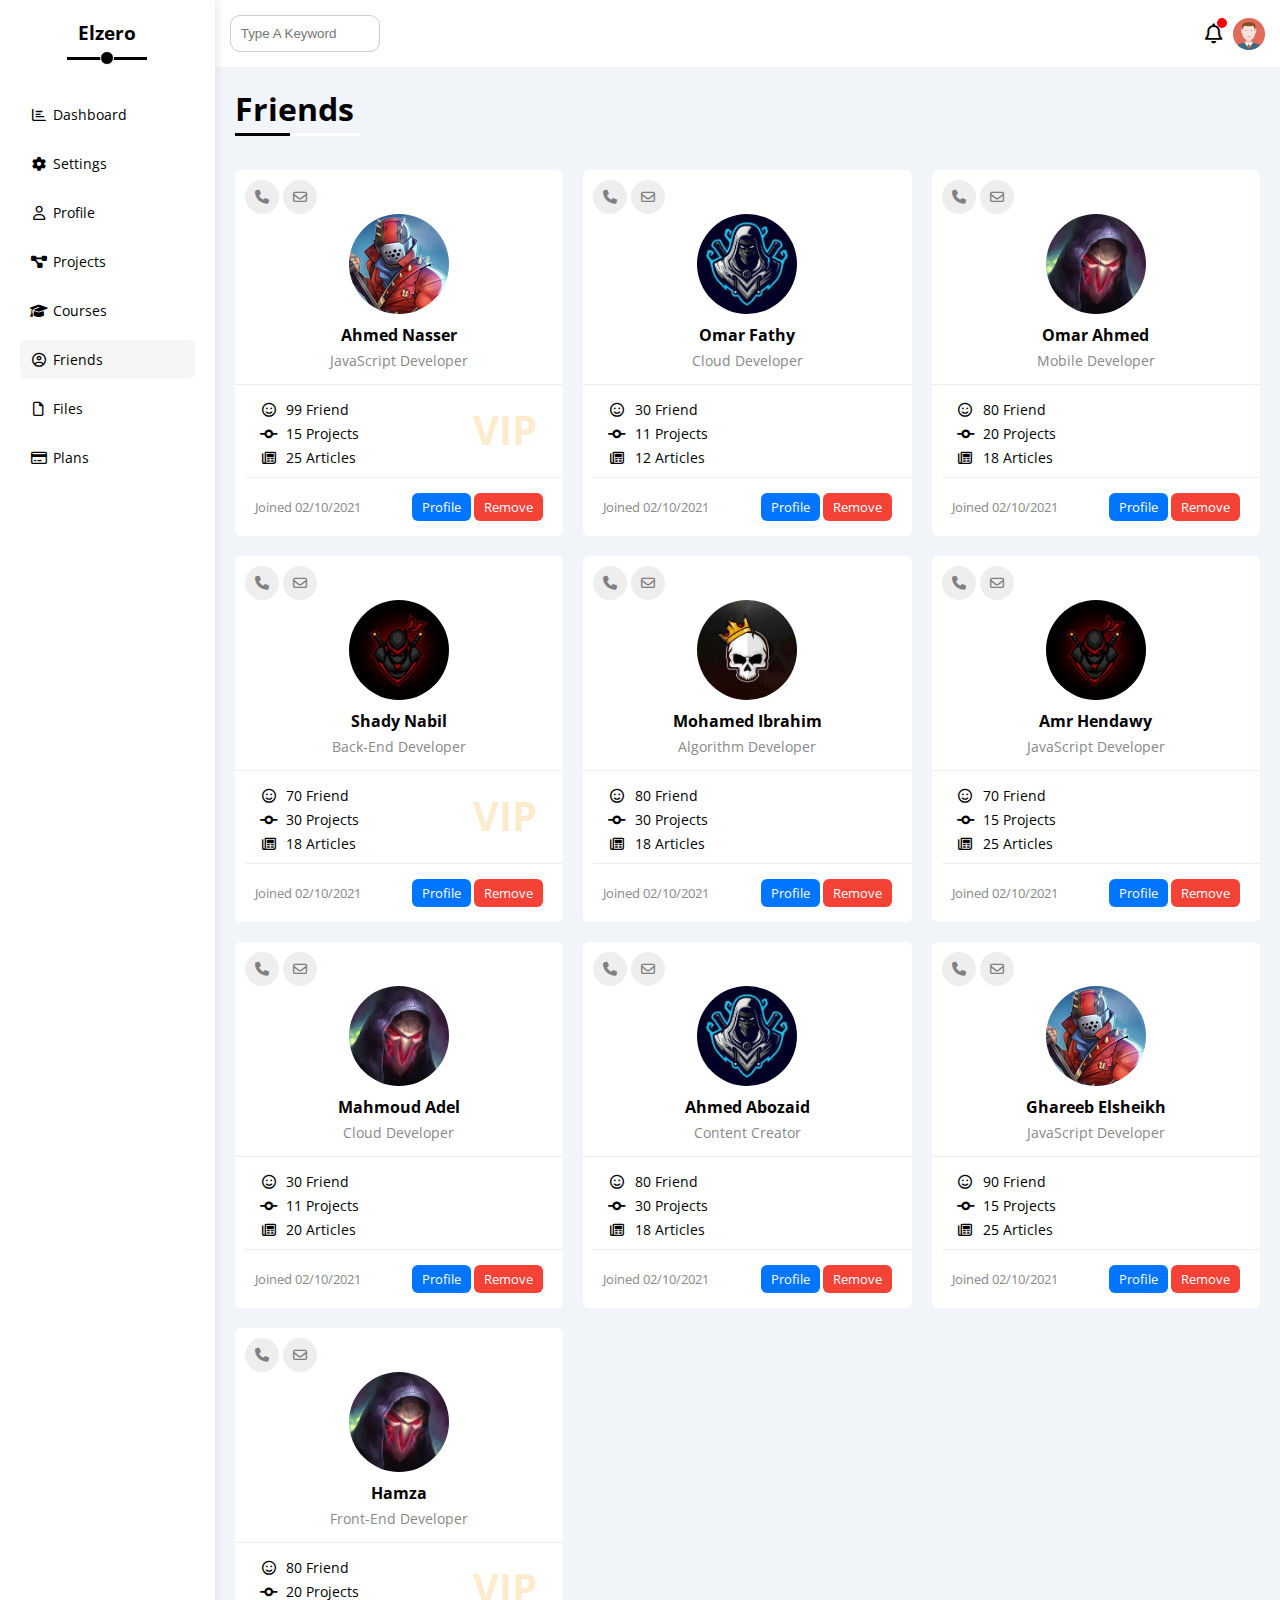
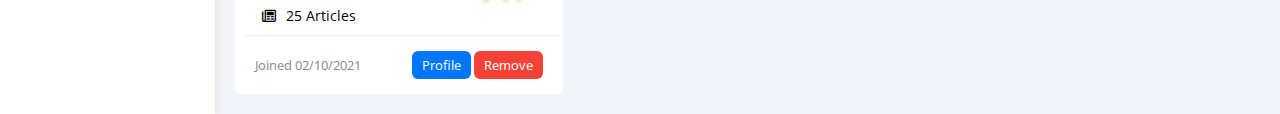
<file: friends.html>
<!DOCTYPE html>
<html lang="en">
<head>
    <meta charset="UTF-8">
    <meta http-equiv="X-UA-Compatible" content="IE=edge">
    <meta name="viewport" content="width=device-width, initial-scale=1.0">
    <title>Friends</title>
    <link rel="stylesheet" href="css/main.css" />
    <link rel="stylesheet" href="css/framework.css" />
    <link rel="stylesheet" href="css/all.min.css" />
    <link rel="preconnect" href="https://fonts.googleapis.com" />
    <link rel="preconnect" href="https://fonts.gstatic.com" crossorigin />
    <link href="https://fonts.googleapis.com/css2?family=Open+Sans:wght@300;500&display=swap" rel="stylesheet" />
</head>
<body>
    <div class="page d-flex">
        <!-- Start Sidebar -->
        <div class="sidebar p-relative p-20 bg-white">
            <h3 class="p-relative txt-c mt-0">Elzero</h3>
            <ul>
                <li>
                    <a href="index.html" class="d-flex align-center p-10 fs-14 rad-6">
                        <i class="fa-regular fa-chart-bar fa-fw"></i> <span>Dashboard</span>
                    </a>       
                </li>
                <li>
                    <a href="settings.html" class="d-flex align-center p-10 fs-14 rad-6">
                        <i class="fa-solid fa-gear fa-fw"></i> <span>Settings</span>
                    </a>       
                </li>
                <li>
                    <a href="profile.html" class="d-flex align-center p-10 fs-14 rad-6">
                        <i class="fa-regular fa-user fa-fw"></i> <span>Profile</span>
                    </a>       
                </li>
                <li>
                    <a href="projects.html" class="d-flex align-center p-10 fs-14 rad-6">
                        <i class="fa-solid fa-diagram-project fa-fw"></i> <span>Projects</span>
                    </a>       
                </li>
                <li>
                    <a href="courses.html" class="d-flex align-center p-10 fs-14 rad-6">
                        <i class="fa-solid fa-graduation-cap fa-fw"></i> <span>Courses</span></a>       
                </li>
                <li>
                    <a href="friends.html" class="active d-flex align-center p-10 fs-14 rad-6">
                        <i class="fa-regular fa-circle-user fa-fw"></i><span>Friends</span></a>       
                </li>
                <li>
                    <a href="files.html" class="d-flex align-center p-10 fs-14 rad-6">
                        <i class="fa-regular fa-file fa-fw"></i><span>Files</span></a>       
                </li>
                <li>
                    <a href="plans.html" class="d-flex align-center p-10 fs-14 rad-6">
                        <i class="fa-regular fa-credit-card fa-fw"></i> <span>Plans</span></a>       
                </li>
            </ul>
        <!-- End Sidebar -->
        </div>
        <div class="content f-width">
            <!-- Start Header -->
            <div class="header bg-white d-flex-between p-15">
                <form action="">
                    <input class="p-relative" type="search" placeholder="Type A Keyword" >
                </form>
                <div class="icons d-flex align-center">
                    <span class="noti p-relative"><i class="fa-regular fa-bell fa-lg"></i></span>
                    <img src="imgs/avatar.png" alt="">
                </div>
            </div>
            <h1 class="p-relative">Friends</h1>
            <div class="friends-page d-grid gap-20">
                <div class="friend bg-white rad-6">
                    <div class="contact">
                        <i class="fa-solid fa-phone"></i>
                        <i class="fa-regular fa-envelope"></i>
                    </div>
                    <div class="info center-flex f-wrap">
                        <img src="imgs/friend-01.jpg" alt="">
                        <h4 class="m-0">Ahmed Nasser</h4>
                        <p class="fs-14 c-grey mt-5">JavaScript Developer</p>
                    </div>
                    <div class="icons fs-14 p-relative">
                        <div class="mb-5 ml-10">
                            <i class="fa-regular fa-face-smile fa-fw"></i>
                            <span>99 Friend</span>
                        </div>
                        <div class="mb-5 ml-10">
                            <i class="fa-solid fa-code-commit fa-fw"></i>
                            <span>15 Projects</span>
                        </div>
                        <div class="mb-5 ml-10">
                            <i class="fa-regular fa-newspaper fa-fw"></i>
                            <span>25 Articles</span>
                        </div>
                        <span class="vip c-orange">vip</span>
                    </div>
                    <div class="history d-flex-between m-10 p-10">
                        <div class="c-grey fs-13">
                            Joined 02/10/2021
                        </div>
                        <div class="fs-13">
                            <a href="" class="btn bg-blue c-white">Profile</a>
                            <a href="" class="btn bg-red c-white">Remove</a>
                        </div>
                    </div>
                </div>
                <div class="friend bg-white rad-6">
                    <div class="contact">
                        <i class="fa-solid fa-phone"></i>
                        <i class="fa-regular fa-envelope"></i>
                    </div>
                    <div class="info center-flex f-wrap">
                        <img src="imgs/friend-02.jpg" alt="">
                        <h4 class="m-0">Omar Fathy</h4>
                        <p class="fs-14 c-grey mt-5">Cloud Developer</p>
                    </div>
                    <div class="icons fs-14 p-relative">
                        <div class="mb-5 ml-10">
                            <i class="fa-regular fa-face-smile fa-fw"></i>
                            <span>30 Friend</span>
                        </div>
                        <div class="mb-5 ml-10">
                            <i class="fa-solid fa-code-commit fa-fw"></i>
                            <span>11 Projects</span>
                        </div>
                        <div class="mb-5 ml-10">
                            <i class="fa-regular fa-newspaper fa-fw"></i>
                            <span>12 Articles</span>
                        </div>
                    </div>
                    <div class="history d-flex-between m-10 p-10">
                        <div class="c-grey fs-13">
                            Joined 02/10/2021
                        </div>
                        <div class="fs-13">
                            <a href="" class="btn bg-blue c-white">Profile</a>
                            <a href="" class="btn bg-red c-white">Remove</a>
                        </div>
                    </div>
                </div>
                <div class="friend bg-white rad-6">
                    <div class="contact">
                        <i class="fa-solid fa-phone"></i>
                        <i class="fa-regular fa-envelope"></i>
                    </div>
                    <div class="info center-flex f-wrap">
                        <img src="imgs/friend-03.jpg" alt="">
                        <h4 class="m-0">Omar Ahmed</h4>
                        <p class="fs-14 c-grey mt-5">Mobile Developer</p>
                    </div>
                    <div class="icons fs-14 p-relative">
                        <div class="mb-5 ml-10">
                            <i class="fa-regular fa-face-smile fa-fw"></i>
                            <span>80 Friend</span>
                        </div>
                        <div class="mb-5 ml-10">
                            <i class="fa-solid fa-code-commit fa-fw"></i>
                            <span>20 Projects</span>
                        </div>
                        <div class="mb-5 ml-10">
                            <i class="fa-regular fa-newspaper fa-fw"></i>
                            <span>18 Articles</span>
                        </div>
                    </div>
                    <div class="history d-flex-between m-10 p-10">
                        <div class="c-grey fs-13">
                            Joined 02/10/2021
                        </div>
                        <div class="fs-13">
                            <a href="" class="btn bg-blue c-white">Profile</a>
                            <a href="" class="btn bg-red c-white">Remove</a>
                        </div>
                    </div>
                </div>
                <div class="friend bg-white rad-6">
                    <div class="contact">
                        <i class="fa-solid fa-phone"></i>
                        <i class="fa-regular fa-envelope"></i>
                    </div>
                    <div class="info center-flex f-wrap">
                        <img src="imgs/friend-04.jpg" alt="">
                        <h4 class="m-0">Shady Nabil</h4>
                        <p class="fs-14 c-grey mt-5">Back-End Developer</p>
                    </div>
                    <div class="icons fs-14 p-relative">
                        <div class="mb-5 ml-10">
                            <i class="fa-regular fa-face-smile fa-fw"></i>
                            <span>70 Friend</span>
                        </div>
                        <div class="mb-5 ml-10">
                            <i class="fa-solid fa-code-commit fa-fw"></i>
                            <span>30 Projects</span>
                        </div>
                        <div class="mb-5 ml-10">
                            <i class="fa-regular fa-newspaper fa-fw"></i>
                            <span>18 Articles</span>
                        </div>
                        <span class="vip c-orange">vip</span>
                    </div>
                    <div class="history d-flex-between m-10 p-10">
                        <div class="c-grey fs-13">
                            Joined 02/10/2021
                        </div>
                        <div class="fs-13">
                            <a href="" class="btn bg-blue c-white">Profile</a>
                            <a href="" class="btn bg-red c-white">Remove</a>
                        </div>
                    </div>
                </div>
                <div class="friend bg-white rad-6">
                    <div class="contact">
                        <i class="fa-solid fa-phone"></i>
                        <i class="fa-regular fa-envelope"></i>
                    </div>
                    <div class="info center-flex f-wrap">
                        <img src="imgs/friend-05.jpg" alt="">
                        <h4 class="m-0">Mohamed Ibrahim</h4>
                        <p class="fs-14 c-grey mt-5">Algorithm Developer</p>
                    </div>
                    <div class="icons fs-14 p-relative">
                        <div class="mb-5 ml-10">
                            <i class="fa-regular fa-face-smile fa-fw"></i>
                            <span>80 Friend</span>
                        </div>
                        <div class="mb-5 ml-10">
                            <i class="fa-solid fa-code-commit fa-fw"></i>
                            <span>30 Projects</span>
                        </div>
                        <div class="mb-5 ml-10">
                            <i class="fa-regular fa-newspaper fa-fw"></i>
                            <span>18 Articles</span>
                        </div>
                    </div>
                    <div class="history d-flex-between m-10 p-10">
                        <div class="c-grey fs-13">
                            Joined 02/10/2021
                        </div>
                        <div class="fs-13">
                            <a href="" class="btn bg-blue c-white">Profile</a>
                            <a href="" class="btn bg-red c-white">Remove</a>
                        </div>
                    </div>
                </div>
                <div class="friend bg-white rad-6">
                    <div class="contact">
                        <i class="fa-solid fa-phone"></i>
                        <i class="fa-regular fa-envelope"></i>
                    </div>
                    <div class="info center-flex f-wrap">
                        <img src="imgs/friend-04.jpg" alt="">
                        <h4 class="m-0">Amr Hendawy</h4>
                        <p class="fs-14 c-grey mt-5">JavaScript Developer</p>
                    </div>
                    <div class="icons fs-14 p-relative">
                        <div class="mb-5 ml-10">
                            <i class="fa-regular fa-face-smile fa-fw"></i>
                            <span>70 Friend</span>
                        </div>
                        <div class="mb-5 ml-10">
                            <i class="fa-solid fa-code-commit fa-fw"></i>
                            <span>15 Projects</span>
                        </div>
                        <div class="mb-5 ml-10">
                            <i class="fa-regular fa-newspaper fa-fw"></i>
                            <span>25 Articles</span>
                        </div>
                    </div>
                    <div class="history d-flex-between m-10 p-10">
                        <div class="c-grey fs-13">
                            Joined 02/10/2021
                        </div>
                        <div class="fs-13">
                            <a href="" class="btn bg-blue c-white">Profile</a>
                            <a href="" class="btn bg-red c-white">Remove</a>
                        </div>
                    </div>
                </div>
                <div class="friend bg-white rad-6">
                    <div class="contact">
                        <i class="fa-solid fa-phone"></i>
                        <i class="fa-regular fa-envelope"></i>
                    </div>
                    <div class="info center-flex f-wrap">
                        <img src="imgs/friend-03.jpg" alt="">
                        <h4 class="m-0">Mahmoud Adel</h4>
                        <p class="fs-14 c-grey mt-5">Cloud Developer</p>
                    </div>
                    <div class="icons fs-14 p-relative">
                        <div class="mb-5 ml-10">
                            <i class="fa-regular fa-face-smile fa-fw"></i>
                            <span>30 Friend</span>
                        </div>
                        <div class="mb-5 ml-10">
                            <i class="fa-solid fa-code-commit fa-fw"></i>
                            <span>11 Projects</span>
                        </div>
                        <div class="mb-5 ml-10">
                            <i class="fa-regular fa-newspaper fa-fw"></i>
                            <span>20 Articles</span>
                        </div>
                    </div>
                    <div class="history d-flex-between m-10 p-10">
                        <div class="c-grey fs-13">
                            Joined 02/10/2021
                        </div>
                        <div class="fs-13">
                            <a href="" class="btn bg-blue c-white">Profile</a>
                            <a href="" class="btn bg-red c-white">Remove</a>
                        </div>
                    </div>
                </div>
                <div class="friend bg-white rad-6">
                    <div class="contact">
                        <i class="fa-solid fa-phone"></i>
                        <i class="fa-regular fa-envelope"></i>
                    </div>
                    <div class="info center-flex f-wrap">
                        <img src="imgs/friend-02.jpg" alt="">
                        <h4 class="m-0">Ahmed Abozaid</h4>
                        <p class="fs-14 c-grey mt-5">Content Creator</p>
                    </div>
                    <div class="icons fs-14 p-relative">
                        <div class="mb-5 ml-10">
                            <i class="fa-regular fa-face-smile fa-fw"></i>
                            <span>80 Friend</span>
                        </div>
                        <div class="mb-5 ml-10">
                            <i class="fa-solid fa-code-commit fa-fw"></i>
                            <span>30 Projects</span>
                        </div>
                        <div class="mb-5 ml-10">
                            <i class="fa-regular fa-newspaper fa-fw"></i>
                            <span>18 Articles</span>
                        </div>
                    </div>
                    <div class="history d-flex-between m-10 p-10">
                        <div class="c-grey fs-13">
                            Joined 02/10/2021
                        </div>
                        <div class="fs-13">
                            <a href="" class="btn bg-blue c-white">Profile</a>
                            <a href="" class="btn bg-red c-white">Remove</a>
                        </div>
                    </div>
                </div>
                <div class="friend bg-white rad-6">
                    <div class="contact">
                        <i class="fa-solid fa-phone"></i>
                        <i class="fa-regular fa-envelope"></i>
                    </div>
                    <div class="info center-flex f-wrap">
                        <img src="imgs/friend-01.jpg" alt="">
                        <h4 class="m-0">Ghareeb Elsheikh</h4>
                        <p class="fs-14 c-grey mt-5">JavaScript Developer</p>
                    </div>
                    <div class="icons fs-14 p-relative">
                        <div class="mb-5 ml-10">
                            <i class="fa-regular fa-face-smile fa-fw"></i>
                            <span>90 Friend</span>
                        </div>
                        <div class="mb-5 ml-10">
                            <i class="fa-solid fa-code-commit fa-fw"></i>
                            <span>15 Projects</span>
                        </div>
                        <div class="mb-5 ml-10">
                            <i class="fa-regular fa-newspaper fa-fw"></i>
                            <span>25 Articles</span>
                        </div>
                    </div>
                    <div class="history d-flex-between m-10 p-10">
                        <div class="c-grey fs-13">
                            Joined 02/10/2021
                        </div>
                        <div class="fs-13">
                            <a href="" class="btn bg-blue c-white">Profile</a>
                            <a href="" class="btn bg-red c-white">Remove</a>
                        </div>
                    </div>
                </div>
                <div class="friend bg-white rad-6">
                    <div class="contact">
                        <i class="fa-solid fa-phone"></i>
                        <i class="fa-regular fa-envelope"></i>
                    </div>
                    <div class="info center-flex f-wrap">
                        <img src="imgs/friend-03.jpg" alt="">
                        <h4 class="m-0">Hamza</h4>
                        <p class="fs-14 c-grey mt-5">Front-End Developer</p>
                    </div>
                    <div class="icons fs-14 p-relative">
                        <div class="mb-5 ml-10">
                            <i class="fa-regular fa-face-smile fa-fw"></i>
                            <span>80 Friend</span>
                        </div>
                        <div class="mb-5 ml-10">
                            <i class="fa-solid fa-code-commit fa-fw"></i>
                            <span>20 Projects</span>
                        </div>
                        <div class="mb-5 ml-10">
                            <i class="fa-regular fa-newspaper fa-fw"></i>
                            <span>25 Articles</span>
                        </div>
                        <span class="vip c-orange">vip</span>
                    </div>
                    <div class="history d-flex-between m-10 p-10">
                        <div class="c-grey fs-13">
                            Joined 02/10/2021
                        </div>
                        <div class="fs-13">
                            <a href="" class="btn bg-blue c-white">Profile</a>
                            <a href="" class="btn bg-red c-white">Remove</a>
                        </div>
                    </div>
                </div>
            </div>
        </div>
    </div>
</body>
</html>
</file>
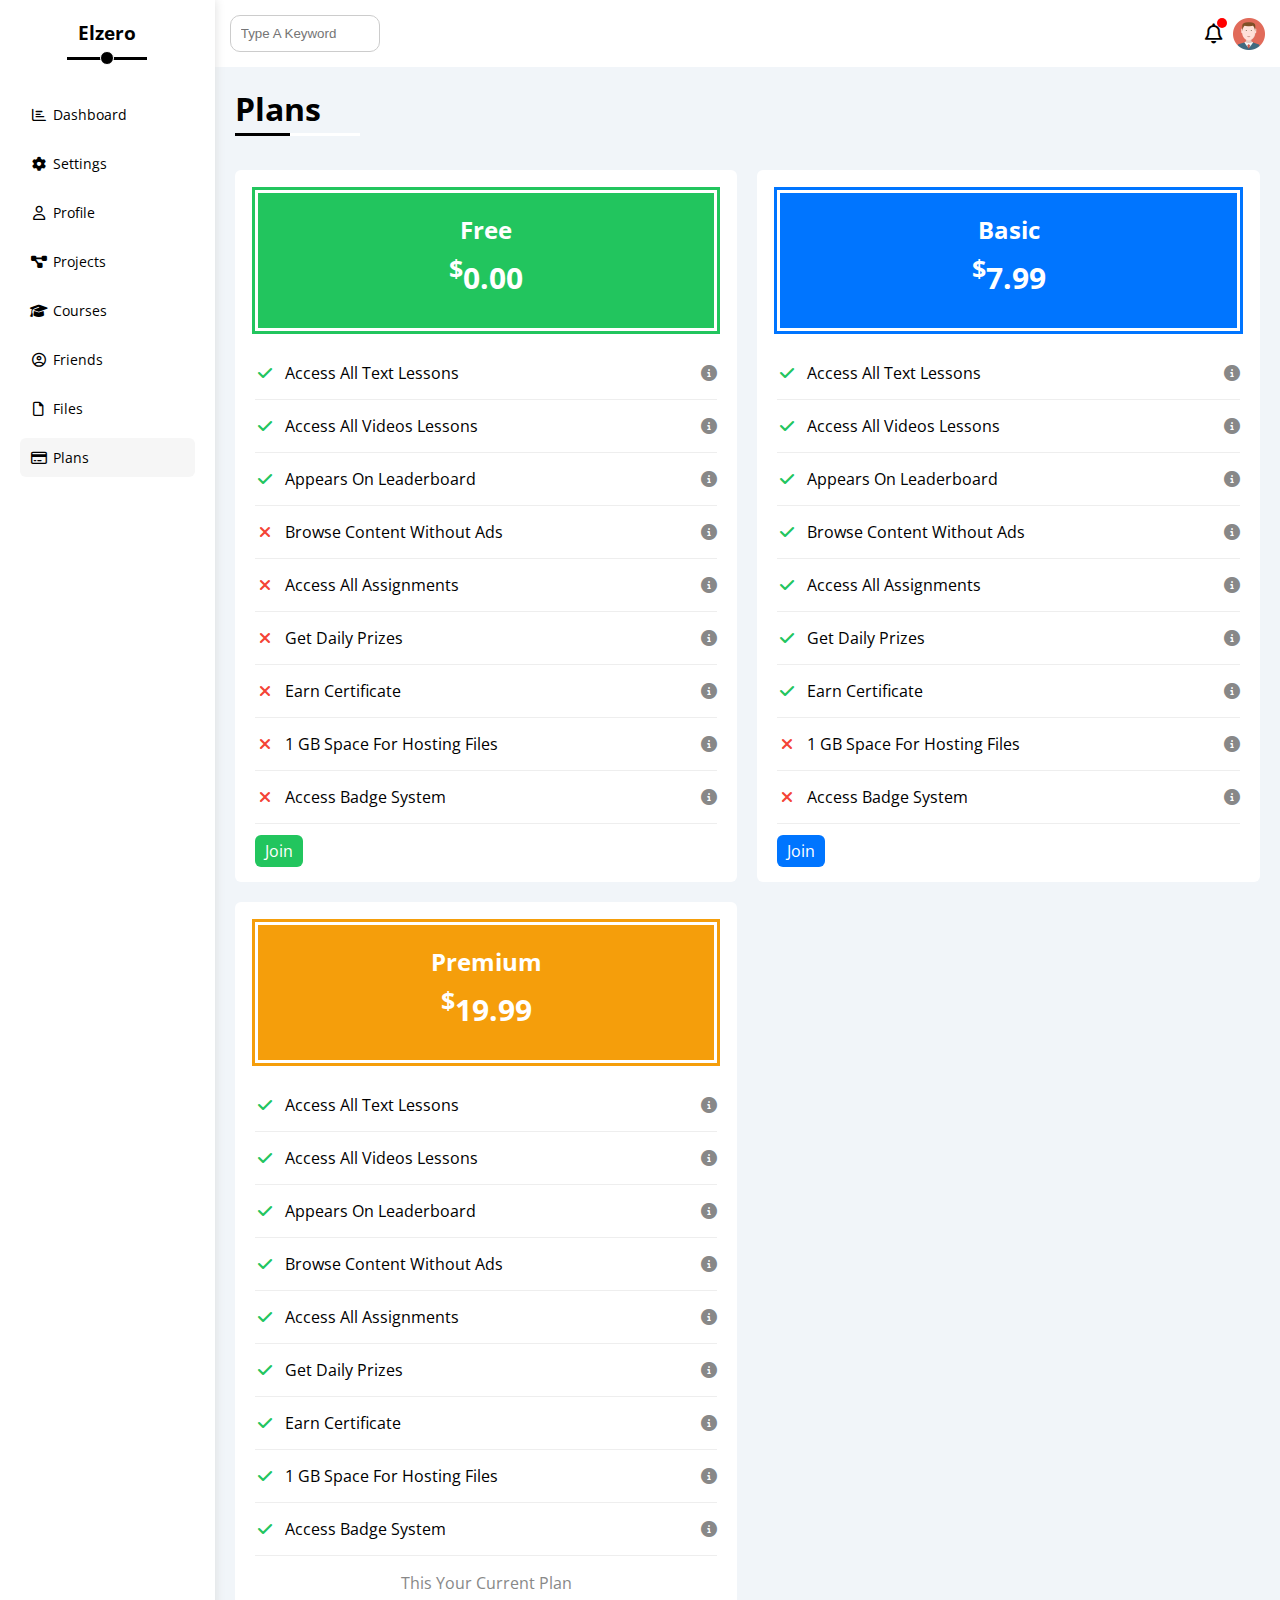
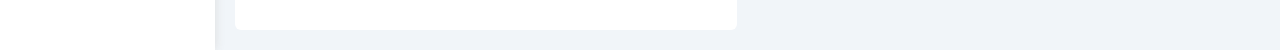
<file: plans.html>
<!DOCTYPE html>
<html lang="en">
<head>
    <meta charset="UTF-8">
    <meta http-equiv="X-UA-Compatible" content="IE=edge">
    <meta name="viewport" content="width=device-width, initial-scale=1.0">
    <title>Plans</title>
    <link rel="stylesheet" href="css/main.css" />
    <link rel="stylesheet" href="css/all.min.css" />
    <link rel="stylesheet" href="css/framework.css" />
    <link rel="preconnect" href="https://fonts.googleapis.com" />
    <link rel="preconnect" href="https://fonts.gstatic.com" crossorigin />
    <link href="https://fonts.googleapis.com/css2?family=Open+Sans:wght@300;500&display=swap" rel="stylesheet" />
</head>
<body>
    <div class="page d-flex">
        <!-- Start Sidebar -->
        <div class="sidebar p-relative p-20 bg-white">
            <h3 class="p-relative txt-c mt-0">Elzero</h3>
            <ul>
                <li>
                    <a href="index.html" class="d-flex align-center p-10 fs-14 rad-6">
                        <i class="fa-regular fa-chart-bar fa-fw"></i> <span>Dashboard</span>
                    </a>       
                </li>
                <li>
                    <a href="settings.html" class="d-flex align-center p-10 fs-14 rad-6">
                        <i class="fa-solid fa-gear fa-fw"></i> <span>Settings</span>
                    </a>       
                </li>
                <li>
                    <a href="profile.html" class="d-flex align-center p-10 fs-14 rad-6">
                        <i class="fa-regular fa-user fa-fw"></i> <span>Profile</span>
                    </a>       
                </li>
                <li>
                    <a href="projects.html" class="d-flex align-center p-10 fs-14 rad-6">
                        <i class="fa-solid fa-diagram-project fa-fw"></i> <span>Projects</span>
                    </a>       
                </li>
                <li>
                    <a href="courses.html" class="d-flex align-center p-10 fs-14 rad-6">
                        <i class="fa-solid fa-graduation-cap fa-fw"></i> <span>Courses</span></a>       
                </li>
                <li>
                    <a href="friends.html" class="d-flex align-center p-10 fs-14 rad-6">
                        <i class="fa-regular fa-circle-user fa-fw"></i><span>Friends</span></a>       
                </li>
                <li>
                    <a href="files.html" class="d-flex align-center p-10 fs-14 rad-6">
                        <i class="fa-regular fa-file fa-fw"></i><span>Files</span></a>       
                </li>
                <li>
                    <a href="plans.html" class="active d-flex align-center p-10 fs-14 rad-6">
                        <i class="fa-regular fa-credit-card fa-fw"></i> <span>Plans</span></a>       
                </li>
            </ul>
        <!-- End Sidebar -->
        </div>
        <div class="content f-width">
            <!-- Start Header -->
            <div class="header bg-white d-flex-between p-15">
                <form action="">
                    <input class="p-relative" type="search" placeholder="Type A Keyword" >
                </form>
                <div class="icons d-flex align-center">
                    <span class="noti p-relative"><i class="fa-regular fa-bell fa-lg"></i></span>
                    <img src="imgs/avatar.png" alt="">
                </div>
            </div>
            <h1 class="p-relative">Plans</h1>
            <div class="plans-page d-grid gap-20">
                <div class="plan bg-white rad-6 p-20 free">
                    <div class="head bg-green c-white txt-c">
                        <h2 class="mb-5">Free</h2>
                        <p class="fw-bold mt-0"><sup>&dollar;</sup>0.00</p>
                    </div>
                    <ul>
                        <li class="d-flex align-center">
                            <i class="fa-solid fa-check fa-fw"></i>
                            <span>Access All Text Lessons</span>
                            <i class="fa-solid fa-circle-info "></i>
                        </li>
                        <li class="d-flex align-center">
                            <i class="fa-solid fa-check fa-fw"></i>
                            <span>Access All Videos Lessons</span>
                            <i class="fa-solid fa-circle-info "></i>
                        </li>
                        <li class="d-flex align-center">
                            <i class="fa-solid fa-check fa-fw"></i>
                            <span>Appears On  Leaderboard</span>
                            <i class="fa-solid fa-circle-info"></i>
                        </li>
                        <li class="d-flex align-center">
                            <i class="fa-solid fa-xmark fa-fw red"></i>
                            <span>Browse Content Without Ads</span>
                            <i class="fa-solid fa-circle-info"></i>
                        </li>
                        <li class="d-flex align-center">
                            <i class="fa-solid fa-xmark fa-fw red"></i>
                            <span>Access All Assignments</span>
                            <i class="fa-solid fa-circle-info"></i>
                        </li>
                        <li class="d-flex align-center">
                            <i class="fa-solid fa-xmark fa-fw red"></i>
                            <span>Get Daily Prizes</span>
                            <i class="fa-solid fa-circle-info"></i>
                        </li>
                        <li class="d-flex align-center">
                            <i class="fa-solid fa-xmark fa-fw red"></i>
                            <span>Earn Certificate</span>
                            <i class="fa-solid fa-circle-info"></i>
                        </li>
                        <li class="d-flex align-center">
                            <i class="fa-solid fa-xmark fa-fw red"></i>
                            <span>1 GB Space For Hosting Files</span>
                            <i class="fa-solid fa-circle-info"></i>
                        </li>
                        <li class="d-flex align-center">
                            <i class="fa-solid fa-xmark fa-fw red"></i>
                            <span>Access Badge System</span>
                            <i class="fa-solid fa-circle-info"></i>
                        </li>
                    </ul>
                    <a href="" class="btn bg-green c-white">Join</a>
                </div>
                <div class="plan bg-white rad-6 p-20 basic">
                    <div class="head bg-blue c-white txt-c">
                        <h2 class="mb-5">Basic</h2>
                        <p class="fw-bold mt-0"><sup>&dollar;</sup>7.99</p>
                    </div>
                    <ul>
                        <li class="d-flex align-center">
                            <i class="fa-solid fa-check fa-fw"></i>
                            <span>Access All Text Lessons</span>
                            <i class="fa-solid fa-circle-info "></i>
                        </li>
                        <li class="d-flex align-center">
                            <i class="fa-solid fa-check fa-fw"></i>
                            <span>Access All Videos Lessons</span>
                            <i class="fa-solid fa-circle-info "></i>
                        </li>
                        <li class="d-flex align-center">
                            <i class="fa-solid fa-check fa-fw"></i>
                            <span>Appears On  Leaderboard</span>
                            <i class="fa-solid fa-circle-info"></i>
                        </li>
                        <li class="d-flex align-center">
                            <i class="fa-solid fa-check fa-fw"></i>
                            <span>Browse Content Without Ads</span>
                            <i class="fa-solid fa-circle-info"></i>
                        </li>
                        <li class="d-flex align-center">
                            <i class="fa-solid fa-check fa-fw"></i>
                            <span>Access All Assignments</span>
                            <i class="fa-solid fa-circle-info"></i>
                        </li>
                        <li class="d-flex align-center">
                            <i class="fa-solid fa-check fa-fw"></i>
                            <span>Get Daily Prizes</span>
                            <i class="fa-solid fa-circle-info"></i>
                        </li>
                        <li class="d-flex align-center">
                            <i class="fa-solid fa-check fa-fw"></i>
                            <span>Earn Certificate</span>
                            <i class="fa-solid fa-circle-info"></i>
                        </li>
                        <li class="d-flex align-center">
                            <i class="fa-solid fa-xmark fa-fw red"></i>
                            <span>1 GB Space For Hosting Files</span>
                            <i class="fa-solid fa-circle-info"></i>
                        </li>
                        <li class="d-flex align-center">
                            <i class="fa-solid fa-xmark fa-fw red"></i>
                            <span>Access Badge System</span>
                            <i class="fa-solid fa-circle-info"></i>
                        </li>
                    </ul>
                    <a href="" class="btn bg-blue c-white">Join</a>
                </div>
                <div class="plan bg-white rad-6 p-20 premium">
                    <div class="head bg-orange c-white txt-c">
                        <h2 class="mb-5">Premium</h2>
                        <p class="fw-bold mt-0"><sup>&dollar;</sup>19.99</p>
                    </div>
                    <ul>
                        <li class="d-flex align-center">
                            <i class="fa-solid fa-check fa-fw"></i>
                            <span>Access All Text Lessons</span>
                            <i class="fa-solid fa-circle-info "></i>
                        </li>
                        <li class="d-flex align-center">
                            <i class="fa-solid fa-check fa-fw"></i>
                            <span>Access All Videos Lessons</span>
                            <i class="fa-solid fa-circle-info "></i>
                        </li>
                        <li class="d-flex align-center">
                            <i class="fa-solid fa-check fa-fw"></i>
                            <span>Appears On  Leaderboard</span>
                            <i class="fa-solid fa-circle-info"></i>
                        </li>
                        <li class="d-flex align-center">
                            <i class="fa-solid fa-check fa-fw"></i>
                            <span>Browse Content Without Ads</span>
                            <i class="fa-solid fa-circle-info"></i>
                        </li>
                        <li class="d-flex align-center">
                            <i class="fa-solid fa-check fa-fw"></i>
                            <span>Access All Assignments</span>
                            <i class="fa-solid fa-circle-info"></i>
                        </li>
                        <li class="d-flex align-center">
                            <i class="fa-solid fa-check fa-fw"></i>
                            <span>Get Daily Prizes</span>
                            <i class="fa-solid fa-circle-info"></i>
                        </li>
                        <li class="d-flex align-center">
                            <i class="fa-solid fa-check fa-fw"></i>
                            <span>Earn Certificate</span>
                            <i class="fa-solid fa-circle-info"></i>
                        </li>
                        <li class="d-flex align-center">
                            <i class="fa-solid fa-check fa-fw"></i>
                            <span>1 GB Space For Hosting Files</span>
                            <i class="fa-solid fa-circle-info"></i>
                        </li>
                        <li class="d-flex align-center">
                            <i class="fa-solid fa-check fa-fw"></i>
                            <span>Access Badge System</span>
                            <i class="fa-solid fa-circle-info"></i>
                        </li>
                    </ul>
                    <p class="c-grey txt-c">
                        This Your Current Plan
                    </p>
                </div>
            </div>
        </div>
    </div>
</body>
</html>
</file>
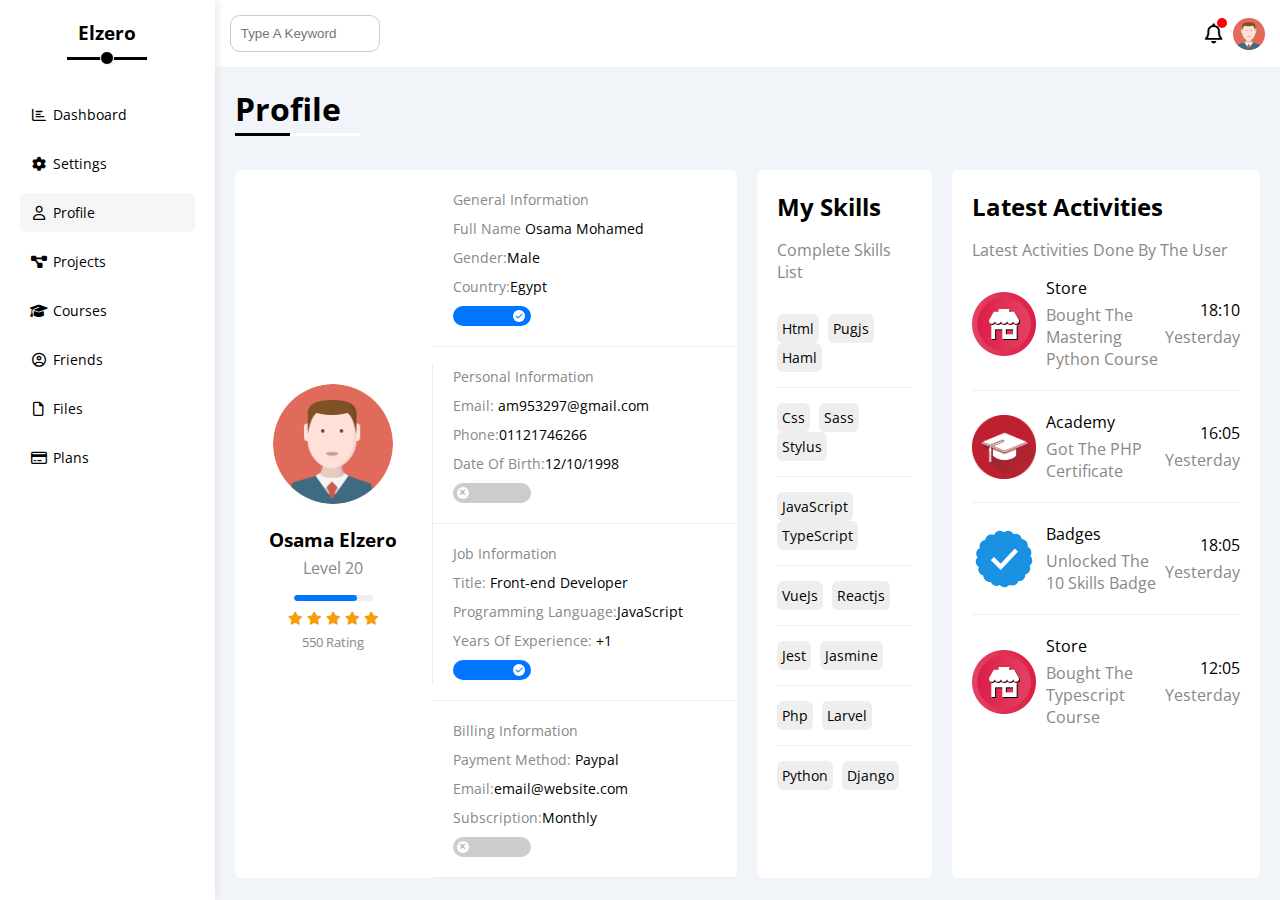
<file: profile.html>
<!DOCTYPE html>
<html lang="en">
<head>
    <meta charset="UTF-8">
    <meta http-equiv="X-UA-Compatible" content="IE=edge">
    <meta name="viewport" content="width=device-width, initial-scale=1.0">
    <title>Profile</title>
    <link rel="stylesheet" href="css/main.css" />
    <link rel="stylesheet" href="css/framework.css" />
    <link rel="stylesheet" href="css/all.min.css" />
    <link rel="preconnect" href="https://fonts.googleapis.com" />
    <link rel="preconnect" href="https://fonts.gstatic.com" crossorigin />
    <link href="https://fonts.googleapis.com/css2?family=Open+Sans:wght@300;500&display=swap" rel="stylesheet" />
</head>
<body>
    <div class="page d-flex">
        <!-- Start Sidebar -->
        <div class="sidebar p-relative p-20 bg-white">
            <h3 class="p-relative txt-c mt-0">Elzero</h3>
            <ul>
                <li>
                    <a href="index.html" class="d-flex align-center p-10 fs-14 rad-6">
                        <i class="fa-regular fa-chart-bar fa-fw"></i> <span>Dashboard</span>
                    </a>       
                </li>
                <li>
                    <a href="settings.html" class="d-flex align-center p-10 fs-14 rad-6">
                        <i class="fa-solid fa-gear fa-fw"></i> <span>Settings</span>
                    </a>       
                </li>
                <li>
                    <a href="profile.html" class="active d-flex align-center p-10 fs-14 rad-6">
                        <i class="fa-regular fa-user fa-fw"></i> <span>Profile</span>
                    </a>       
                </li>
                <li>
                    <a href="projects.html" class="d-flex align-center p-10 fs-14 rad-6">
                        <i class="fa-solid fa-diagram-project fa-fw"></i> <span>Projects</span>
                    </a>       
                </li>
                <li>
                    <a href="courses.html" class="d-flex align-center p-10 fs-14 rad-6">
                        <i class="fa-solid fa-graduation-cap fa-fw"></i> <span>Courses</span></a>       
                </li>
                <li>
                    <a href="friends.html" class="d-flex align-center p-10 fs-14 rad-6">
                        <i class="fa-regular fa-circle-user fa-fw"></i><span>Friends</span></a>       
                </li>
                <li>
                    <a href="files.html" class="d-flex align-center p-10 fs-14 rad-6">
                        <i class="fa-regular fa-file fa-fw"></i><span>Files</span></a>       
                </li>
                <li>
                    <a href="plans.html" class="d-flex align-center p-10 fs-14 rad-6">
                        <i class="fa-regular fa-credit-card fa-fw"></i> <span>Plans</span></a>       
                </li>
            </ul>
        <!-- End Sidebar -->
        </div>
        <div class="content f-width">
            <!-- Start Header -->
            <div class="header bg-white d-flex-between p-15">
                <form action="">
                    <input class="p-relative" type="search" placeholder="Type A Keyword" >
                </form>
                <div class="icons d-flex align-center">
                    <span class="noti p-relative"><i class="fa-regular fa-bell fa-lg"></i></span>
                    <img src="imgs/avatar.png" alt="">
                </div>
            </div>
            <h1 class="p-relative">Profile</h1>
            <div class="profile d-grid gap-20">
                <div class="profile-info bg-white rad-6 d-flex align-center mobile-block">
                    <div class="profile-side txt-c p-20">
                        <img src="imgs/avatar.png" alt="">
                        <h3 class="mb-0">Osama Elzero</h3>
                        <p class="c-grey mt-5">Level 20</p>
                        <div class="progress p-relative rad-10 bg-eee">
                            <span class="bg-blue rad-10"></span>
                        </div>
                        <div class="rate mt-5">
                            <i class="fa-solid fa-star c-orange fs-13"></i>
                            <i class="fa-solid fa-star c-orange fs-13"></i>
                            <i class="fa-solid fa-star c-orange fs-13"></i>
                            <i class="fa-solid fa-star c-orange fs-13"></i>
                            <i class="fa-solid fa-star c-orange fs-13"></i>
                        </div>
                        <p class="c-grey fs-13 mt-5">550 Rating</p>
                    </div>
                    <div class="profile-box f-width txt-c-mobile">
                        <div class="box d-flex align-center p-20">
                            <h4 class="c-grey fs-14 f-width m-0">General Information</h4>
                            <div class="fs-14">
                                <span class="c-grey">Full Name </span><span>Osama Mohamed</span>
                            </div>
                            <div class="fs-14">
                                <span class="c-grey">Gender:</span><span>Male</span>
                            </div>
                            <div class="fs-14">
                                <span class="c-grey">Country:</span><span>Egypt</span>
                            </div>
                            <div>
                                <label>
                                <input class="toggle-checkbox" type="checkbox" checked>
                                <div class="toggle-switch"></div>
                                </label>
                            </div>
                        </div>
                        <div class="box d-flex align-center p-20">
                            <h4 class="c-grey fs-14 f-width m-0">Personal Information</h4>
                            <div class="fs-14">
                                <span class="c-grey">Email: </span><span>am953297@gmail.com</span>
                            </div>
                            <div class="fs-14">
                                <span class="c-grey">Phone:</span><span>01121746266</span>
                            </div>
                            <div class="fs-14">
                                <span class="c-grey">Date Of Birth:</span><span>12/10/1998</span>
                            </div>
                            <div>
                                <label>
                                <input class="toggle-checkbox" type="checkbox">
                                <div class="toggle-switch"></div>
                                </label>
                            </div>
                        </div>
                        <div class="box d-flex align-center p-20">
                            <h4 class="c-grey fs-14 f-width m-0">Job Information</h4>
                            <div class="fs-14">
                                <span class="c-grey">Title: </span><span>Front-end Developer</span>
                            </div>
                            <div class="fs-14">
                                <span class="c-grey">Programming Language:</span><span>JavaScript</span>
                            </div>
                            <div class="fs-14">
                                <span class="c-grey">Years Of Experience: </span><span>+1</span>
                            </div>
                            <div>
                                <label>
                                <input class="toggle-checkbox" type="checkbox" checked>
                                <div class="toggle-switch"></div>
                                </label>
                            </div>
                        </div>
                        <div class="box d-flex align-center p-20">
                            <h4 class="c-grey fs-14 f-width m-0">Billing Information</h4>
                            <div class="fs-14">
                                <span class="c-grey">Payment Method: </span><span>Paypal</span>
                            </div>
                            <div class="fs-14">
                                <span class="c-grey">Email:</span><span>email@website.com</span>
                            </div>
                            <div class="fs-14">
                                <span class="c-grey">Subscription:</span><span>Monthly</span>
                            </div>
                            <div>
                                <label>
                                <input class="toggle-checkbox" type="checkbox">
                                <div class="toggle-switch"></div>
                                </label>
                            </div>
                        </div>
                        </div>
                </div>
                <div class="other-info d-flex gap-20">
                    <div class="my-skills bg-white rad-6 p-20">
                        <h2 class="mt-0 mb-0">My Skills</h2>
                        <p class="c-grey">Complete Skills List</p>
                        <div class="skills">
                            <ul class="mt-0">
                                <li>
                                    <span>Html</span>
                                    <span>Pugjs</span>
                                    <span>Haml</span>
                                </li>
                                <li>                                    
                                    <span>Css</span>
                                    <span>Sass</span>
                                    <span>Stylus</span>
                                </li>
                                <li>
                                    <span>JavaScript</span>
                                    <span>TypeScript</span>
                                </li>
                                <li>
                                    <span>VueJs</span>
                                    <span>Reactjs</span>
                                </li>
                                <li>
                                    <span>Jest</span>
                                    <span>Jasmine</span>
                                </li>
                                <li>
                                    <span>Php</span>
                                    <span>Larvel</span>
                                </li>
                                <li>
                                    <span>Python</span>
                                    <span>Django</span>
                                </li>
                            </ul>
                        </div>
                    </div>
                    <div class="activities bg-white rad-6 p-20">
                        <h2 class="mt-0 mb-0">Latest Activities</h2>
                        <p class="c-grey">Latest Activities Done By The User</p>
                        <div class="box d-flex align-center">
                            <img src="imgs/activity-01.png" alt="">
                            <div>
                                <span class="d-block mb-5">Store</span>
                                <span class="c-grey">Bought The Mastering Python Course</span>
                            </div>
                            <div class="date">
                                <span class="d-block mb-5">18:10</span>
                                <span class="c-grey">Yesterday</span>
                            </div>
                        </div>
                        <div class="box d-flex align-center">
                            <img src="imgs/activity-02.png" alt="">
                            <div>
                                <span class="d-block mb-5">Academy</span>
                                <span class="c-grey">Got The PHP Certificate</span>
                            </div>
                            <div class="date">
                                <span class="d-block mb-5">16:05</span>
                                <span class="c-grey">Yesterday</span>
                            </div>
                        </div>
                        <div class="box d-flex align-center">
                            <img src="imgs/activity-03.png" alt="">
                            <div>
                                <span class="d-block mb-5">Badges</span>
                                <span class="c-grey">Unlocked The 10 Skills Badge</span>
                            </div>
                            <div class="date">
                                <span class="d-block mb-5">18:05</span>
                                <span class="c-grey">Yesterday</span>
                            </div>
                        </div>
                        <div class="box d-flex align-center">
                            <img src="imgs/activity-01.png" alt="">
                            <div>
                                <span class="d-block mb-5">Store</span>
                                <span class="c-grey">Bought The Typescript Course</span>
                            </div>
                            <div class="date">
                                <span class="d-block mb-5">12:05</span>
                                <span class="c-grey">Yesterday</span>
                            </div>
                        </div>
                    </div>
                </div> 
            </div>
        </div>
    </div>
</body>
</html>
</file>
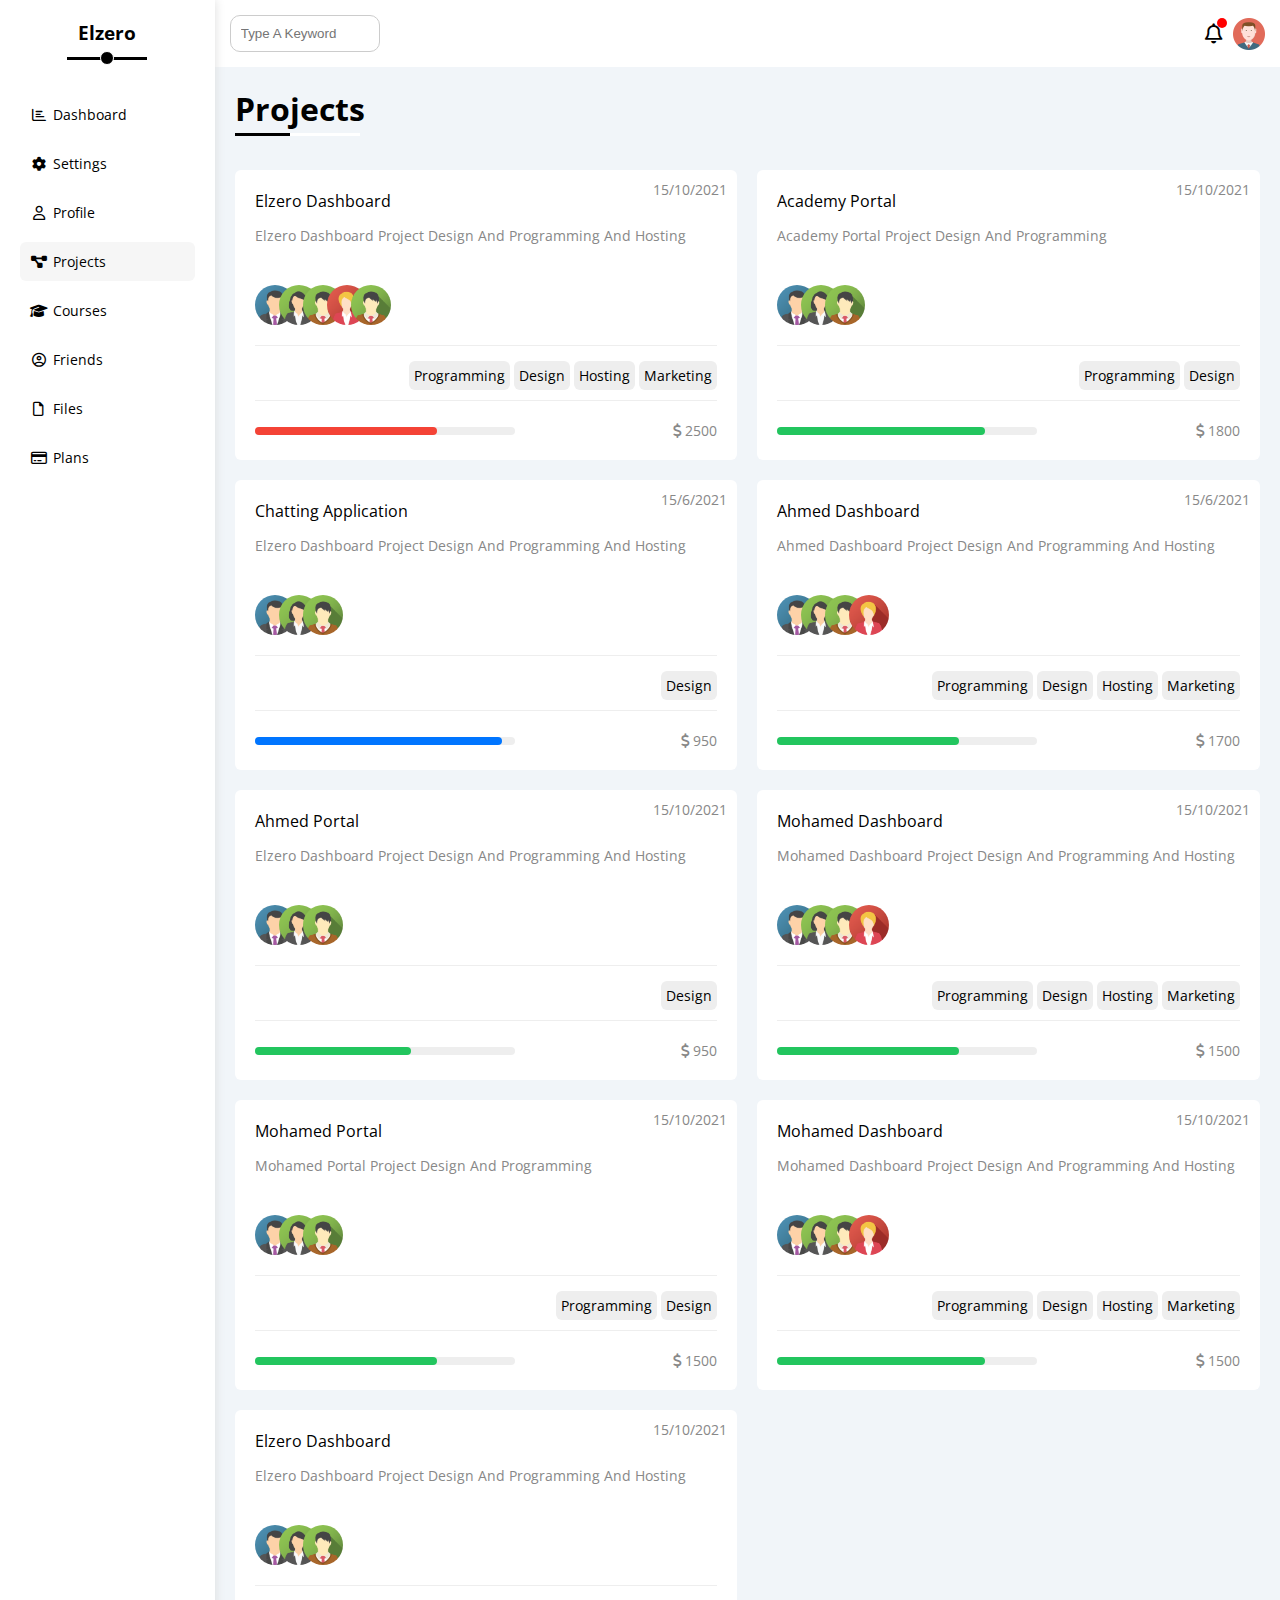
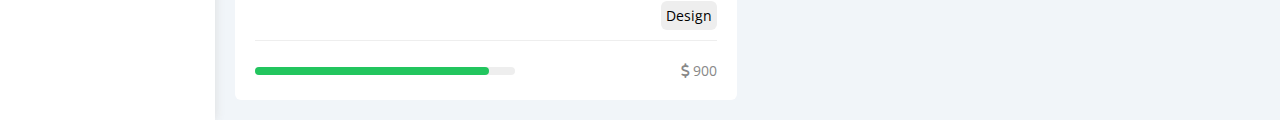
<file: projects.html>
<!DOCTYPE html>
<html lang="en">
<head>
    <meta charset="UTF-8">
    <meta http-equiv="X-UA-Compatible" content="IE=edge">
    <meta name="viewport" content="width=device-width, initial-scale=1.0">
    <title>Projects</title>
    <link rel="stylesheet" href="css/main.css" />
    <link rel="stylesheet" href="css/framework.css" />
    <link rel="stylesheet" href="css/all.min.css" />
    <link rel="preconnect" href="https://fonts.googleapis.com" />
    <link rel="preconnect" href="https://fonts.gstatic.com" crossorigin />
    <link href="https://fonts.googleapis.com/css2?family=Open+Sans:wght@300;500&display=swap" rel="stylesheet" />
</head>
<body>
    <div class="page d-flex">
        <!-- Start Sidebar -->
        <div class="sidebar p-relative p-20 bg-white">
            <h3 class="p-relative txt-c mt-0">Elzero</h3>
            <ul>
                <li>
                    <a href="index.html" class="d-flex align-center p-10 fs-14 rad-6">
                        <i class="fa-regular fa-chart-bar fa-fw"></i> <span>Dashboard</span>
                    </a>       
                </li>
                <li>
                    <a href="settings.html" class="d-flex align-center p-10 fs-14 rad-6">
                        <i class="fa-solid fa-gear fa-fw"></i> <span>Settings</span>
                    </a>       
                </li>
                <li>
                    <a href="profile.html" class="d-flex align-center p-10 fs-14 rad-6">
                        <i class="fa-regular fa-user fa-fw"></i> <span>Profile</span>
                    </a>       
                </li>
                <li>
                    <a href="projects.html" class="active d-flex align-center p-10 fs-14 rad-6">
                        <i class="fa-solid fa-diagram-project fa-fw"></i> <span>Projects</span>
                    </a>       
                </li>
                <li>
                    <a href="courses.html" class="d-flex align-center p-10 fs-14 rad-6">
                        <i class="fa-solid fa-graduation-cap fa-fw"></i> <span>Courses</span></a>       
                </li>
                <li>
                    <a href="friends.html" class="d-flex align-center p-10 fs-14 rad-6">
                        <i class="fa-regular fa-circle-user fa-fw"></i><span>Friends</span></a>       
                </li>
                <li>
                    <a href="files.html" class="d-flex align-center p-10 fs-14 rad-6">
                        <i class="fa-regular fa-file fa-fw"></i><span>Files</span></a>       
                </li>
                <li>
                    <a href="plans.html" class="d-flex align-center p-10 fs-14 rad-6">
                        <i class="fa-regular fa-credit-card fa-fw"></i> <span>Plans</span></a>       
                </li>
            </ul>
        <!-- End Sidebar -->
        </div>
        <div class="content f-width">
            <!-- Start Header -->
            <div class="header bg-white d-flex-between p-15">
                <form action="">
                    <input class="p-relative" type="search" placeholder="Type A Keyword" >
                </form>
                <div class="icons d-flex align-center">
                    <span class="noti p-relative"><i class="fa-regular fa-bell fa-lg"></i></span>
                    <img src="imgs/avatar.png" alt="">
                </div>
            </div>
            <h1 class="p-relative">Projects</h1>
            <div class="projects-page d-grid gap-20">
                <div class="projects-box bg-white p-20 rad-6 p-relative txt-c-mobile">
                    <span class="mt-0 c-grey fs-14">15/10/2021</span>
                    <div>
                        <p class="m-0">Elzero Dashboard</p>
                        <p class="c-grey fs-14">Elzero Dashboard Project Design And Programming And Hosting</p>
                    </div>
                    <div class="team">
                        <img src="imgs/team-01.png" alt="">
                        <img src="imgs/team-02.png" alt="">
                        <img src="imgs/team-03.png" alt="">
                        <img src="imgs/team-05.png" alt="">
                        <img src="imgs/team-03.png" alt="">
                    </div>
                    <div class="box fs-14 mt-20 txt-c-mobile">
                        <span>Programming</span>
                        <span>Design</span>
                        <span>Hosting</span>
                        <span>Marketing</span>
                    </div>
                    <div class="progress mt-20 d-flex-between">
                        <div class="prog p-relative bg-eee">
                            <span class="bg-red" style="width:70%"></span>
                        </div>
                        <div class="fs-14 c-grey">
                            <i class="fa-solid fa-dollar-sign"></i>
                            <span>2500</span>
                        </div>
                    </div>
                </div>
                <div class="projects-box bg-white p-20 rad-6 p-relative txt-c-mobile">
                    <span class="mt-0 c-grey fs-14">15/10/2021</span>
                    <div>
                        <p class="m-0">Academy Portal</p>
                        <p class="c-grey fs-14">Academy Portal Project Design And Programming</p>
                    </div>
                    <div class="team">
                        <img src="imgs/team-01.png" alt="">
                        <img src="imgs/team-02.png" alt="">
                        <img src="imgs/team-03.png" alt="">
                    </div>
                    <div class="box fs-14 mt-20">
                        <span>Programming</span>
                        <span>Design</span>
                    </div>
                    <div class="progress mt-20 d-flex-between">
                        <div class="prog p-relative bg-eee">
                            <span class="bg-green" style="width:80%"></span>
                        </div>
                        <div class="fs-14 c-grey">
                            <i class="fa-solid fa-dollar-sign"></i>
                            <span>1800</span>
                        </div>
                    </div>
                </div>
                <div class="projects-box bg-white p-20 rad-6 p-relative txt-c-mobile">
                    <span class="mt-0 c-grey fs-14">15/6/2021</span>
                    <div>
                        <p class="m-0">Chatting Application</p>
                        <p class="c-grey fs-14">Elzero Dashboard Project Design And Programming And Hosting</p>
                    </div>
                    <div class="team">
                        <img src="imgs/team-01.png" alt="">
                        <img src="imgs/team-02.png" alt="">
                        <img src="imgs/team-03.png" alt="">
                    </div>
                    <div class="box fs-14 mt-20">
                        <span>Design</span>
                    </div>
                    <div class="progress mt-20 d-flex-between">
                        <div class="prog p-relative bg-eee">
                            <span class="bg-blue" style="width:95%"></span>
                        </div>
                        <div class="fs-14 c-grey">
                            <i class="fa-solid fa-dollar-sign"></i>
                            <span>950</span>
                        </div>
                    </div>
                </div>
                <div class="projects-box bg-white p-20 rad-6 p-relative txt-c-mobile">
                    <span class="mt-0 c-grey fs-14">15/6/2021</span>
                    <div>
                        <p class="m-0">Ahmed Dashboard</p>
                        <p class="c-grey fs-14">Ahmed Dashboard Project Design And Programming And Hosting</p>
                    </div>
                    <div class="team">
                        <img src="imgs/team-01.png" alt="">
                        <img src="imgs/team-02.png" alt="">
                        <img src="imgs/team-03.png" alt="">
                        <img src="imgs/team-05.png" alt="">
                    </div>
                    <div class="box fs-14 mt-20">
                        <span>Programming</span>
                        <span>Design</span>
                        <span>Hosting</span>
                        <span>Marketing</span>
                    </div>
                    <div class="progress mt-20 d-flex-between">
                        <div class="prog p-relative bg-eee">
                            <span class="bg-green" style="width:70%"></span>
                        </div>
                        <div class="fs-14 c-grey">
                            <i class="fa-solid fa-dollar-sign"></i>
                            <span>1700</span>
                        </div>
                    </div>
                </div>
                <div class="projects-box bg-white p-20 rad-6 p-relative txt-c-mobile">
                    <span class="mt-0 c-grey fs-14">15/10/2021</span>
                    <div>
                        <p class="m-0">Ahmed Portal</p>
                        <p class="c-grey fs-14">Elzero Dashboard Project Design And Programming And Hosting</p>
                    </div>
                    <div class="team">
                        <img src="imgs/team-01.png" alt="">
                        <img src="imgs/team-02.png" alt="">
                        <img src="imgs/team-03.png" alt="">
                    </div>
                    <div class="box fs-14 mt-20">
                        <span>Design</span>
                    </div>
                    <div class="progress mt-20 d-flex-between">
                        <div class="prog p-relative bg-eee">
                            <span class="bg-green" style="width:60%"></span>
                        </div>
                        <div class="fs-14 c-grey">
                            <i class="fa-solid fa-dollar-sign"></i>
                            <span>950</span>
                        </div>
                    </div>
                </div>
                <div class="projects-box bg-white p-20 rad-6 p-relative txt-c-mobile">
                    <span class="mt-0 c-grey fs-14">15/10/2021</span>
                    <div>
                        <p class="m-0">Mohamed Dashboard</p>
                        <p class="c-grey fs-14">Mohamed Dashboard Project Design And Programming And Hosting</p>
                    </div>
                    <div class="team">
                        <img src="imgs/team-01.png" alt="">
                        <img src="imgs/team-02.png" alt="">
                        <img src="imgs/team-03.png" alt="">
                        <img src="imgs/team-05.png" alt="">
                    </div>
                    <div class="box fs-14 mt-20">
                        <span>Programming</span>
                        <span>Design</span>
                        <span>Hosting</span>
                        <span>Marketing</span>
                    </div>
                    <div class="progress mt-20 d-flex-between">
                        <div class="prog p-relative bg-eee">
                            <span class="bg-green" style="width:70%"></span>
                        </div>
                        <div class="fs-14 c-grey">
                            <i class="fa-solid fa-dollar-sign"></i>
                            <span>1500</span>
                        </div>
                    </div>
                </div>
                <div class="projects-box bg-white p-20 rad-6 p-relative txt-c-mobile">
                    <span class="mt-0 c-grey fs-14">15/10/2021</span>
                    <div>
                        <p class="m-0">Mohamed Portal</p>
                        <p class="c-grey fs-14">Mohamed Portal Project Design And Programming</p>
                    </div>
                    <div class="team">
                        <img src="imgs/team-01.png" alt="">
                        <img src="imgs/team-02.png" alt="">
                        <img src="imgs/team-03.png" alt="">
                    </div>
                    <div class="box fs-14 mt-20">
                        <span>Programming</span>
                        <span>Design</span>
                    </div>
                    <div class="progress mt-20 d-flex-between">
                        <div class="prog p-relative bg-eee">
                            <span class="bg-green" style="width: 70%"></span>
                        </div>
                        <div class="fs-14 c-grey">
                            <i class="fa-solid fa-dollar-sign"></i>
                            <span>1500</span>
                        </div>
                    </div>
                </div>
                <div class="projects-box bg-white p-20 rad-6 p-relative txt-c-mobile">
                    <span class="mt-0 c-grey fs-14">15/10/2021</span>
                    <div>
                        <p class="m-0">Mohamed Dashboard</p>
                        <p class="c-grey fs-14">Mohamed Dashboard Project Design And Programming And Hosting</p>
                    </div>
                    <div class="team">
                        <img src="imgs/team-01.png" alt="">
                        <img src="imgs/team-02.png" alt="">
                        <img src="imgs/team-03.png" alt="">
                        <img src="imgs/team-05.png" alt="">
                    </div>
                    <div class="box fs-14 mt-20">
                        <span>Programming</span>
                        <span>Design</span>
                        <span>Hosting</span>
                        <span>Marketing</span>
                    </div>
                    <div class="progress mt-20 d-flex-between">
                        <div class="prog p-relative bg-eee">
                            <span class="bg-green" style="width:80%"></span>
                        </div>
                        <div class="fs-14 c-grey">
                            <i class="fa-solid fa-dollar-sign"></i>
                            <span>1500</span>
                        </div>
                    </div>
                </div>
                <div class="projects-box bg-white p-20 rad-6 p-relative txt-c-mobile">
                    <span class="mt-0 c-grey fs-14">15/10/2021</span>
                    <div>
                        <p class="m-0">Elzero Dashboard</p>
                        <p class="c-grey fs-14">Elzero Dashboard Project Design And Programming And Hosting</p>
                    </div>
                    <div class="team">
                        <img src="imgs/team-01.png" alt="">
                        <img src="imgs/team-02.png" alt="">
                        <img src="imgs/team-03.png" alt="">
                    </div>
                    <div class="box fs-14 mt-20">
                        <span>Design</span>
                    </div>
                    <div class="progress mt-20 d-flex-between">
                        <div class="prog p-relative bg-eee">
                            <span class="bg-green" style="width:90%"></span>
                        </div>
                        <div class="fs-14 c-grey">
                            <i class="fa-solid fa-dollar-sign"></i>
                            <span>900</span>
                        </div>
                    </div>
                </div>
            </div>
        </div>
    </div>
</body>
</html>
</file>
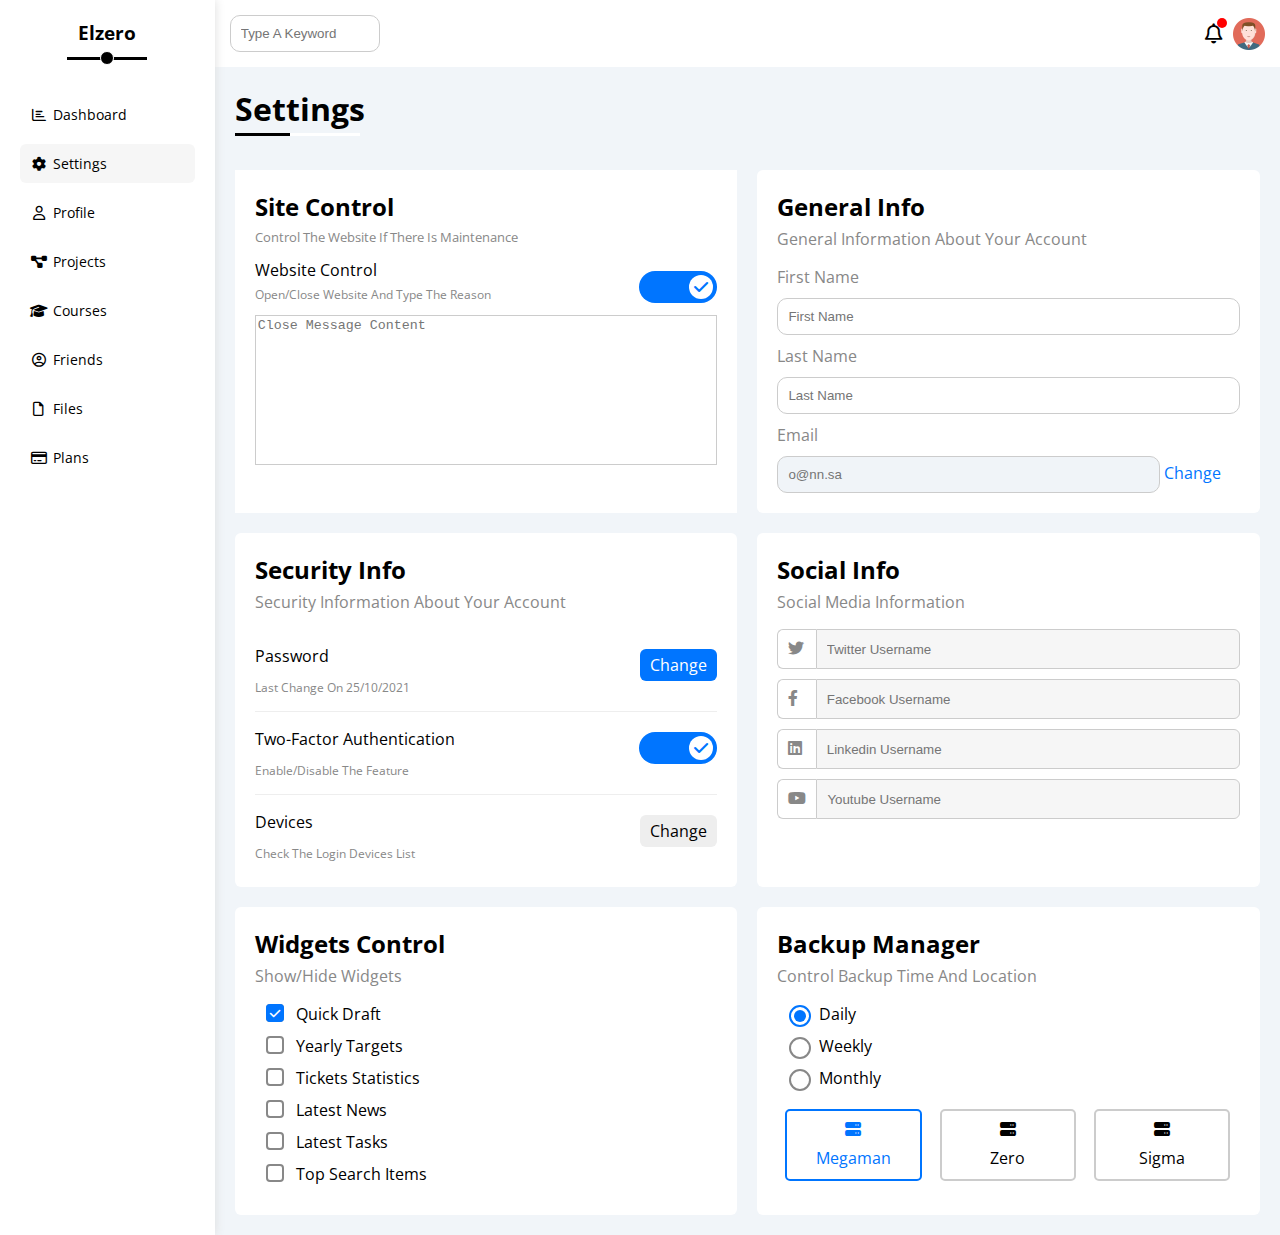
<file: settings.html>
<!DOCTYPE html>
<html lang="en">
<head>
    <meta charset="UTF-8">
    <meta http-equiv="X-UA-Compatible" content="IE=edge">
    <meta name="viewport" content="width=device-width, initial-scale=1.0">
    <title>Settings</title>
    <link rel="stylesheet" href="css/main.css" />
    <link rel="stylesheet" href="css/framework.css" />
    <link rel="stylesheet" href="css/all.min.css" />
    <link rel="preconnect" href="https://fonts.googleapis.com" />
    <link rel="preconnect" href="https://fonts.gstatic.com" crossorigin />
    <link href="https://fonts.googleapis.com/css2?family=Open+Sans:wght@300;500&display=swap" rel="stylesheet" />
</head>
<body>
    <div class="page d-flex">
      <!-- Start Sidebar -->
      <div class="sidebar p-relative p-20 bg-white">
            <h3 class="p-relative txt-c mt-0">Elzero</h3>
            <ul>
                <li>
                    <a href="index.html" class="d-flex align-center p-10 fs-14 rad-6">
                        <i class="fa-regular fa-chart-bar fa-fw"></i> <span>Dashboard</span>
                    </a>       
                </li>
                <li>
                    <a href="settings.html" class="active d-flex align-center p-10 fs-14 rad-6">
                        <i class="fa-solid fa-gear fa-fw"></i> <span>Settings</span>
                    </a>       
                </li>
                <li>
                    <a href="profile.html" class="d-flex align-center p-10 fs-14 rad-6">
                        <i class="fa-regular fa-user fa-fw"></i> <span>Profile</span>
                    </a>       
                </li>
                <li>
                    <a href="projects.html" class="d-flex align-center p-10 fs-14 rad-6">
                        <i class="fa-solid fa-diagram-project fa-fw"></i> <span>Projects</span>
                    </a>       
                </li>
                <li>
                    <a href="courses.html" class="d-flex align-center p-10 fs-14 rad-6">
                        <i class="fa-solid fa-graduation-cap fa-fw"></i> <span>Courses</span></a>       
                </li>
                <li>
                    <a href="friends.html" class="d-flex align-center p-10 fs-14 rad-6">
                        <i class="fa-regular fa-circle-user fa-fw"></i><span>Friends</span></a>       
                </li>
                <li>
                    <a href="files.html" class="d-flex align-center p-10 fs-14 rad-6">
                        <i class="fa-regular fa-file fa-fw"></i><span>Files</span></a>       
                </li>
                <li>
                    <a href="plans.html" class="d-flex align-center p-10 fs-14 rad-6">
                        <i class="fa-regular fa-credit-card fa-fw"></i> <span>Plans</span></a>       
                </li>
            </ul>
        <!-- End Sidebar -->
        </div>
        <div class="content f-width">
            <!-- Start Header -->
            <div class="header bg-white d-flex-between p-15">
                <form action="">
                    <input class="p-relative" type="search" placeholder="Type A Keyword" >
                </form>
                <div class="icons d-flex align-center">
                    <span class="noti p-relative"><i class="fa-regular fa-bell fa-lg"></i></span>
                    <img src="imgs/avatar.png" alt="">
                </div>
            </div>
            <!-- End Header -->
            <h1 class="p-relative ml-20">Settings</h1>
            <div class="setting-page d-grid gap-20 m-20">
                <!-- Start Site Control -->
                <div class="control bg-white p-20">
                    <h2 class="mt-0 mb-0">Site Control</h2>
                    <p class="c-grey fs-13 mt-5">Control The Website If There Is Maintenance</p>
                    <div class="d-flex-between">
                        <div>
                            <span class="">Website Control</span>
                            <p class="c-grey fs-12 mt-5">Open/Close Website And Type The Reason</p>
                        </div>
                        <div>
                            <label>
                            <input class="toggle-checkbox" type="checkbox" checked>
                            <div class="toggle-switch"></div>
                            </label>
                        </div>
                    </div>
                    <textarea class="f-width"placeholder="Close Message Content"></textarea>
                </div>
                <!-- End Site Control -->
                <!-- Start General Info -->
                <div class="g-info p-20 bg-white rad-6">
                    <h2 class="mt-0 mb-0">General Info</h2>
                    <p class="c-grey mt-5">General Information About Your Account</p>
                    <div>
                        <div>
                            <label for="name" class="c-grey">
                                First Name
                            </label>
                            <input class="d-block f-width rad-10 p-10 mb-10 mt-10" type="text"  id="name" placeholder="First Name">    
                        </div>
                        <div>
                            <label for="last" class="c-grey">
                                Last Name
                            </label>
                            <input class="d-block f-width rad-10 p-10 mb-10 mt-10" type="text"  id="last" placeholder="Last Name">
                        </div>
                        <div>
                            <label class="c-grey d-block">
                                Email
                            </label>
                            <input class=" email d-block rad-10 p-10 mt-10" type="email"  placeholder="o@nn.sa" disabled>
                            <a href="" class="c-blue">Change</a>
                        </div>
                    </div>
                </div>
                <!-- End General Info -->
                <!-- Start Sec Info -->
                <div class="sec-info bg-white rad-6 p-20">
                    <h2 class="mt-0 mb-0">Security Info</h2>
                    <p class="c-grey mt-5">Security Information About Your Account</p>
                    <div class="row d-flex-between pb-10">
                        <div>
                            <p class="mb-0">Password</p>
                            <p class="c-grey fs-12 mb-5">Last Change On 25/10/2021</p>
                        </div>
                        <a href="#" class="btn c-white bg-blue">Change</a>
                    </div>
                    <div class=" row d-flex-between pb-10">
                        <div>
                            <p class="mb-0">Two-Factor Authentication</p>
                            <p class="c-grey fs-12 mb-5">Enable/Disable The Feature</p>
                        </div>
                        <div>
                            <label>
                            <input class="toggle-checkbox" type="checkbox" checked>
                            <div class="toggle-switch"></div>
                            </label>
                        </div>
                    </div>
                    <div class=" row d-flex-between">
                        <div>
                            <p class="mb-0">Devices</p>
                            <p class="c-grey fs-12 mb-5">Check The Login Devices List</p>
                        </div>
                        <a href="#" class="btn bg-eee c-black rad-6 ">Change</a>
                    </div>
                </div>
                <!-- End Sec Info -->
                <!-- Start Social Info -->
                <div class="social-info bg-white p-20 rad-6">
                    <h2 class="mt-0 mb-0">Social Info</h2>
                    <p class="c-grey mt-5">Social Media Information</p>
                    <div class="d-flex mb-10">
                        <i class="fa-brands fa-twitter center-flex"></i>
                        <input class="f-width" type="text" placeholder="Twitter Username">
                    </div>
                    <div class="d-flex mb-10">
                        <i class="fa-brands fa-facebook-f center-flex c-grey"></i>
                        <input class="f-width" type="text" placeholder="Facebook Username">
                    </div>
                    <div class="d-flex mb-10">
                        <i class="fa-brands fa-linkedin center-flex"></i>
                        <input class="f-width" type="text" placeholder="Linkedin Username">
                    </div>
                    <div class="d-flex">
                        <i class="fa-brands fa-youtube center-flex"></i>
                        <input class="f-width" type="text" placeholder="Youtube Username">
                    </div>
                </div>
                <!-- End Social Info -->
                <!-- Start Widget Control -->
                <div class="widget-control bg-white p-20 rad-6 ">
                    <h2 class="mt-0 mb-0">Widgets Control</h2>
                    <p class="c-grey mt-5">Show/Hide Widgets</p>
                    <form class="">
                        <div class="mb-10">
                            <input class="" type="checkbox" name="control" id="draft" checked>
                            <label for="draft">Quick Draft</label>
                        </div>
                        <div class="mb-10">
                            <input type="checkbox" name="control" id="target">
                            <label for="target">Yearly Targets</label>
                        </div>
                        <div class="mb-10">
                            <input type="checkbox" name="control" id="stats">
                            <label for="stats">  Tickets Statistics</label>
                        </div>
                        <div class="mb-10">
                            <input type="checkbox" name="control" id="news">
                            <label for="news">Latest News</label>
                        </div>
                        <div class="mb-10">
                            <input type="checkbox" name="control" id="tasks">
                            <label for="tasks">Latest Tasks</label>
                        </div>
                        <div class="mb-10">
                            <input type="checkbox" name="control" id="search">
                            <label for="search">Top Search Items</label>
                        </div>
                    </form>
                </div>
                <!-- End Widget Control -->
                <!-- Start Backup  -->
                <div class="backup bg-white p-20 rad-6">
                    <h2 class="mt-0 mb-0">Backup Manager</h2>
                    <p class="c-grey mt-5">Control Backup Time And Location</p>
                    <form action="">
                        <div class="mb-10">
                            <input type="radio" name="backup" id="day" checked>
                            <label for="day">Daily</label>
                        </div>
                        <div class="mb-10">
                            <input type="radio" name="backup" id="week" >
                            <label for="week">Weekly</label>
                        </div>
                        <div>
                            <input type="radio" name="backup" id="month">
                            <label for="month">Monthly</label>
                        </div>
                    </form>
                    <div class="servers center-flex">
                        <input type="radio" name="server" id="mega" checked>
                        <div class="f-width txt-c">
                            <label for="mega">
                                <i class="fa-solid fa-server mb-10"></i>
                                Megaman
                            </label>
                        </div>
                        <input type="radio" name="server" id="zero">
                        <div class="f-width txt-c">
                            <label for="zero">
                                <i class="fa-solid fa-server mb-10"></i>
                                Zero
                            </label>
                        </div>
                        <input type="radio" name="server" id="sigma">
                        <div class="f-width txt-c">
                            <label for="sigma">
                                <i class="fa-solid fa-server mb-10"></i>
                                Sigma
                            </label>
                        </div>
                    </div>
                </div>
                <!-- End Backup  -->
            </div>
        </div>
    </div>
</body>
</html>
</file>
<file: css/main.css>
/* Start Global Rules */
* {
    box-sizing: border-box;
}
:root {
    --main-transition: 0.3s;
    --blue-color: #0075ff;
    --blue-alt-color: #0d69d5;
    --orange-color: #f59e0b;
    --green-color: #22c55e;
    --red-color: #f44336;
    --grey-color: #888;
}
body {
    font-family: "open sans", sans-serif ;
    margin: 0;
}

*:focus {
    outline: none;
}
::-webkit-scrollbar {
    width: 15px;
}
::-webkit-scrollbar-thumb {
    background-color: var(--blue-color);
}
::-webkit-scrollbar-track {
    background-color: white;
}
a {
    text-decoration: none;
}

ul {
    list-style: none;
    padding: 0;
}

.page {
    background-color: #f1f5f9;
    min-height: 100vh;
}
.page h1 {
    margin: 20px 20px 40px;
}
.page h1::before {
    content: "";
    position: absolute;
    width: 60px;
    height: 3px;
    background-color: black;
    bottom: -6px;
}

.page h1::after {
    content: "";
    position: absolute;
    background-color: white;
    width: 70px;
    height: 3px;
    bottom: -6px;
    left: 55px;

}

.content{ 
    overflow: hidden;
}
.toggle-checkbox {
    -webkit-appearance: none;
    appearance: none;
    display: none;
}

.toggle-switch {
    position: relative;
    width: 78px;
    height: 32px;
    background-color: #ccc;
    border-radius: 20px;
    cursor: pointer;
    transition: var(--main-transition);
}
.toggle-checkbox:checked + .toggle-switch{
    background-color:var(--blue-color) ;
}
.toggle-checkbox:checked + .toggle-switch::before {
    content: "\f00c";
    left: 50px;
    color:var(--blue-color)
}
.toggle-switch::before {
    font-family: var(--fa-style-family-classic);
    content: "\f00d";
    font-weight: 900;
    width: 24px;
    height: 24px;
    border-radius: 50%;
    background-color: white;
    color: #aaa;
    position: absolute;
    top: 4px;
    left: 4px;
    display:flex;
    justify-content: center;
    align-items: center;
    transition:var(--main-transition);
}
/* End Global Rules */

/* Start Sidebar */
.sidebar {
    box-shadow: 0 0 10px #ddd;
    width: 250px;
}
@media (max-width: 767px) {
    .sidebar {
        width: 60px
    }
}
.sidebar h3 {
    margin-bottom: 50px;
}

@media (max-width: 767px) {
    .sidebar h3 {
        margin-bottom: 0;
        font-size: 13px;
    }
}

.sidebar h3::before,
.sidebar h3::after{    
    content: "";
    position: absolute;
    background-color: black;
    left: 50%;
    transform: translateX(-50%);
}
.sidebar h3::before {
    bottom: -15px;
    width: 80px;
    height: 3px;
}
.sidebar h3::after {
    width: 12px;
    height: 12px;
    border-radius: 50%;
    border: 1px solid white;
    bottom: -20px;
}

@media (max-width: 767px) {
    .sidebar h3::before,
    .sidebar h3::after {
        display: none;
    }
}

.sidebar ul li a {
    margin-bottom: 10px;
    color: #000;
    transition: var(--main-transition);
}

.sidebar ul li a.active {
    background-color: #f6f6f6;
}

.sidebar ul li a:hover {
    background-color: #f6f6f6;
}
.sidebar ul li a span {
    margin-left: 5px;
}
@media (max-width:767px) {
    .sidebar ul li a span {
        display:none;
    }
}

/* End Sidebar */

/* Start Header */

.header form input {
    border: 1px solid #ccc;
    padding: 10px;
    border-radius: 10px;
    width: 150px;
    transition: width var(--main-transition);
}
.header form input:focus {
    width: 200px;
}

.header form input:focus::placeholder {
    opacity: 0;
}

.header .icons .noti::before {
    content: "";
    position: absolute;
    width: 10px;;
    height: 10px;
    border-radius: 50%;
    background-color: red;
    right: -4px;
    top: -5px;
}

.header img {
    width: 32px;
    margin-left:10px;
}
/* End Header */

.wrapper {
    grid-template-columns: repeat(auto-fill, minmax(450px, 1fr));
    margin-left: 20px;
    margin-bottom: 20px;
    margin-right: 20px;
}
@media (max-width: 767px) {
    .wrapper {
        grid-template-columns: minmax(200px, 1fr);
        margin: 10px;
    }
}
/* Start Welcome */
.welcome {
    overflow: hidden;
}
.welcome h2 {
    margin-bottom: 0;
}
.welcome img {
    width: 200px;
}

.welcome .avatar {
    width: 64px;
    height: 64px;
    border-radius: 50%;
    border: 5px solid white;
    margin-left: 20px;
    margin-top: -32px;
}
@media (max-width: 767px) {
    .welcome .avatar {
        margin-left: 0;
    }
}
.welcome .info {
    border-top: 1px solid #eee;
    border-bottom: 1px solid #eee;
}

.welcome .info div {
    flex: 1;
}
@media (max-width: 767px) {
    .welcome .info div span {
        margin-bottom:  10px;
    }
}
.welcome a {
    width: fit-content;
    margin: 0 15px 15px auto;
    transition: var(--main-transition);
}
.welcome a:hover {
    background-color: var(--blue-alt-color);
} 
/* End Welcome */

/* Start Quick Draft */
.draft form input {
    border: none;
}

.draft form textarea {
    resize: none;
    min-height: 180px;
    border: none;
}

.draft a {
    width: fit-content;
    margin: 0 15px 15px auto;
    transition: var(--main-transition);
}
.draft a:hover {
    background-color: var(--blue-alt-color);
} 
/* End Quick Draft */

/* Start Targets */
.targets .blue .icon {
    background-color: #CCE3FF;
}
.targets .orange .icon {
    background-color: #FDECCE;
}
.targets .green .icon {
    background-color: #D2F4DF;
}
.targets .targets-row .icon {
    width: 80px;
    height: 80px;
}
.targets .targets-row .info {
    flex: 1;
}
.targets .blue .info .progress {
    background-color: rgb(0 117 255 / 20%);
} 
.targets .orange .info .progress {
    background-color: #FDECCE;
}
.targets .green .info .progress {
    background-color: #D2F4DF
}
.targets .targets-row .info .progress {
    height: 4px;
}
.targets .targets-row .info .progress > span {
    position: absolute;
    left: 0;
    top: 0;
    height: 100%;
}
.targets .targets-row .info .progress > span > span {
    position: absolute;
    right: -15px;
    top: -35px;
    color: white;
    font-size: 13px;
    padding: 3px;
    border-radius: 6px;
}   
.targets .targets-row .info .progress > span > span::after {
    content: "";
    position: absolute; 
    border-style: solid;
    border-width: 4px;
    right: 12px;
    bottom: -8px;
}
.targets .blue .info .progress > span > span::after {
    border-color: var(--blue-color) transparent transparent transparent;
}
.targets .orange .info .progress > span > span::after {
    border-color: var(--orange-color) transparent transparent transparent;
}
.targets .green .info .progress > span > span:after {
    border-color: var(--green-color) transparent transparent transparent;
}
/* End Targets */

/* Start Stats */
.stats .box {
    border: 1px solid #ccc;
    flex-basis: calc(50% - 40px)
}

@media (max-width: 767px) {
    .stats .box {
        flex-basis: 100%;
    }
}
/* End Stats */

/* Start News */
.news .news-row img {
    width: 100px;
    border-radius: 10px;
    margin-right: 15px;
}
.news .news-row:not(:last-child) {
    border-bottom: 1px solid #EEE;
}

.news .news-row .info {
    flex: 1;
}
@media (max-width: 767px) {
    .news .news-row div:last-child {
        width: fit-content;
        margin: 0 auto 10px;
    }
}
/* End News */

/* Start Tasks */
.tasks .tasks-row:not(:last-child) {
    border-bottom: 1px solid #eee;
}

.tasks .tasks-row .delete {
    cursor: pointer;
    transition: var(--main-transition);
}

.tasks .tasks-row .delete:hover {
    color: var(--red-color)
}

.tasks .deleted::before {
    content: "";
    position: absolute;
    width: 100%;
    height: 100%;
    background-color: rgb(255 255 255 / 50%);
}

/* End Tasks */

/* Start Uploads */
.uploads > div:not(:last-child) {
    border-bottom: 1px solid #eee;
}
.uploads  img {
    width: 40px;
    height: 40px;
}

/* End Uploads */

/* Start Projects */
.projects .progress ul::before {
    content: "";
    position: absolute;
    width: 3px;
    height: 90%;
    background-color: var(--blue-color);
    left: -9px;
    top: 10px;
}
.projects .progress ul li::before {
    content: "";
    position: absolute;
    width: 20px;
    height: 20px;
    border-radius: 50%;
    border: 3px solid var #fff;
    background-color: #fff;
    outline: 2px solid var(--blue-color);    
    left: -18px;
}

.projects .progress ul li:first-child:before,
.projects .progress ul li:nth-child(2):before,
.projects .progress ul li:nth-child(3):before {
    background-color: var(--blue-color);
    border: 1px solid white
}

.projects img {
    width: 160px;
    position: absolute;
    right: 0;
    top: 50%;
    opacity: 0.2;
}
/* End Projects */


/* Start Reminder */
.reminder ul li > span {
    width: 12px;
    height: 12px;
}

.reminder ul li .blue {
    border-left: 2px solid var(--blue-color)
}
.reminder ul li .green {
    border-left: 2px solid var(--green-color)
}

.reminder ul li .orange {
    border-left: 2px solid var(--orange-color)
}
.reminder ul li .red {
    border-left: 2px solid var(--red-color);
}
/* End Reminder */
/* Start Posts */
.posts .head img {
    width: 48px;
    height: 48px;
}

.posts .info {
    border-top: 1px solid #eee;
    border-bottom: 1px solid #eee;
}
/* End Posts */

/* Start Social Stats */
.social .twitter i, 
.social .twitter a {
    background-color: #1DA1F2;
}
.social i {
    width: 52px;
    transition: var(--main-transition);
}
.social i:hover {
    transform: rotate(5deg);
}
.social span {
    margin-left: 10px;
}
.social .twitter {
    background-color: #D1ECFD;
}
.social .facebook {
    background-color:#D0E4FD;
}
.social .youtube {
    background-color: #FFCCCC;
}
.social .linkedin {
    background-color: #CCE4F0;
}
.social .box a{
    margin-right: 10px;
    margin-left: auto;
}
/* End Social Stats */

/* Start Full Projects */
.full-projects .table {
    overflow-x: auto;
}
.full-projects .table table {
    min-width: 1000px;
    border-spacing: 0;
}
.full-projects .table table thead td {
    font-weight: bold;
}
.full-projects .table table td {
    padding: 15px;
}
.full-projects .table table tbody td {
    border-left: 1px solid #eee;
    border-bottom: 1px solid #eee;
}
.full-projects .table table tbody tr {
    transition:var(--main-transition);
}
.full-projects .table table tbody tr:hover {
    background-color:#faf7f7
}
.full-projects .table table tbody td img {
    width: 32px;
    height: 32px;
    border-radius: 50%;  
}
.full-projects .table table tbody td img:not(:first-child) {
    margin-left: -20px;
}
/* End Full Projects */

/* Start Settings Page */
.setting-page {
    grid-template-columns: repeat(auto-fill, minmax(500px, 1fr));
}
@media (max-width: 767px) {
    .setting-page {
        grid-template-columns: minmax(100px, 1fr);
        margin: 10px;
        gap: 10px;
    }
}
.control textarea {
    resize: none;
    min-height: 150px;
    border: 1px solid #ccc;
}
/* End Settings Page */

/* Start Info */
.g-info input {
    border: 1px solid #ccc;
}

.g-info input:disabled {
    cursor: no-drop;
    color: #bbb;
    background-color: #F0F4F8;
}
.g-info .email {
    width: calc(100% - 80px);
    display: inline-flex
}
/* End Info */
/* Start Security Info */
.sec-info .row:not(:last-child) {
    border-bottom: 1px solid #eee;
}
/* End Security Info */

/* Start Social Info */
.social-info input {
    background-color: #F6F6F6;
    height: 40px;
    border: 1px solid #ccc;
    padding-left: 10px;
    border-radius: 0 6px 6px 0;
}

.social-info i {
    color: #888;
    width: 40px;
    padding: 10px;
    height: 40px;
    border: 1px solid #ccc;
    border-right: none;
    border-radius: 6px 0 0 6px;
    transition: var(--main-transition);
}

.social-info > div:focus-within i {
    color: black;
}
/* End Social Info */

/* Start Widget Control */
.widget-control input[type="checkbox"] {
    -webkit-appearance: none;
    appearance: none;
}
.widget-control label:hover::before {
    border-color: var(--blue-color)
}
.widget-control  label {
    position: relative;
    cursor: pointer;
    padding-left: 30px;
} 
.widget-control label::before {
    content: "";
    width: 14px;
    height: 14px;
    border: 2px solid var(--grey-color);
}

.widget-control label::after {
    font-family: var(--fa-style-family-classic);
    content: "\f00c";
    font-weight: 900;
    position: absolute;
    color: white;
    background-color: var(--blue-color);
    display: flex;
    justify-content: center;
    align-items: center;
    font-size: 12px;
    width: 18px;
    height: 18px;
    transform: scale(0) rotate(360deg);
    transition: var(--main-transition);
}

.widget-control label::before,
.widget-control label::after {
    position: absolute;
    border-radius:4px;
    left: 0;
    top: 50%;
    margin-top: -10px;
}

.widget-control input[type="checkbox"]:checked + label::after {
    transform: scale(1);
}
/* End Widget Control */

/* Start Backup */
.backup input[type="radio"] {
    -webkit-appearance: none;
    appearance: none;
}

.backup form label {
    position: relative;
    cursor: pointer;
    padding-left: 30px;
}
.backup form label::before {
    content: "";
    position: absolute;
    width: 18px;
    height: 18px;
    border-radius: 50%;
    border: 2px solid var(--grey-color);
    left: 0;
    top: 50%;
    margin-top: -9px;
}
.backup input[type="radio"]:checked + label::before {
    border-color: var(--blue-color)
}
.backup input[type="radio"]:checked + label::after {
    transform: scale(1);
}
.backup form label::after {
    content: "";
    position: absolute;
    width: 12px;
    height: 12px;
    background-color: var(--blue-color);
    border-radius: 50%;
    left: 5px;
    top: 16px;
    margin-top: -9px;
    transform: scale(0);
    transition: var(--main-transition);
}
.backup .servers {
    padding-top: 20px;
}
@media (max-width: 767px) {
    .backup .servers {
        flex-wrap: wrap;
    }
}
.backup .servers div {
    border: 2px solid #ccc;
    border-radius: 5px;
    padding: 10px;
    margin-right: 10px;
}
.backup .servers input[type="radio"]:checked + div {
    border-color: var(--blue-color);
    color: var(--blue-color)
}
.backup .servers label {
    cursor: pointer;
}
.backup .servers label i {
    display: block
}

/* End Backup */

/* Start Profile Page */
.profile {
    grid-template-columns: repeat(auto-fill, minmax(500px, 1fr));
    margin-left: 20px;
    margin-bottom: 20px;
    margin-right: 20px;
}

@media (max-width: 767px) {
    .profile {
        flex-direction: column
    }
}
@media (min-width: 768px) {
    .profile .profile-side {
        border-right: 1px solid #eee;
    }
}
@media (max-width: 767px) {
    .profile .profile-side {
        margin: auto;
    }
}
.profile .profile-side {
    width: 300px;
}
.profile .profile-side img {
    width: 120px;
    height: 120px;
    border-radius: 50%;
}
.profile .profile-side .progress {
    height: 6px;
    margin: auto;
    width: 50%;
    overflow: hidden;
}
.profile .profile-side .progress span {
    height: 100%;
    position: absolute;
    width: 80%;
    left: 0;
}
.profile .profile-box .box {
    flex-wrap: wrap;
    border-bottom: 1px solid #eee;
}
.profile .profile-box h4 {
    font-weight: normal;
}
.profile .profile-box .box > div {
    min-width: 250px;
    padding: 10px 0 0;
}
.profile .profile-box .box .toggle-switch {
    height: 20px;
}
.profile .profile-box .box .toggle-switch::before {
    width: 12px;
    height: 12px;
    font-size: 8px;
}
.profile .profile-box .box .toggle-checkbox:checked + .toggle-switch::before{
    left: 60px;
}
@media (max-width: 767px) {
    .profile .other-info {
        flex-direction: column;
    }
}
.profile .other-info .my-skills {
    flex: 1;
}
.profile .other-info .my-skills ul li:not(:last-child) {
    border-bottom: 1px solid #eee;
}
.profile .other-info .my-skills ul li {
    padding: 15px 0;
}
.profile .other-info .my-skills ul li span {
    background-color: #eee;
    border-radius: 6px;
    padding: 5px;
    font-size: 14px;
    display: inline-flex;
}
.profile .other-info .my-skills ul li span:not(:last-child) {
    margin-right: 5px;
}
.profile .other-info .activities {
    flex: 2
}
.profile .other-info .activities .box  img {
    width: 64px;
    height: 64px;
    margin-right: 10px;
}
.profile .other-info .activities .box:not(:last-child) {
    border-bottom: 1px solid #eee;
    margin-bottom: 20px;
    padding-bottom: 20px;
}
.profile .other-info .activities .box .date {
    margin-left: auto;
    text-align: right;
}
/* End Profile Page */

/* Start Projects Page */
.projects-page {
    grid-template-columns: repeat(auto-fill, minmax(500px, 1fr));
    margin-left: 20px;
    margin-bottom: 20px;
    margin-right: 20px;
}
@media (max-width: 767px) {
    .projects-page {
        grid-template-columns: minmax(200px, 1fr);
        margin-left: 10px;
        margin-right: 10px;
        gap: 10px;
    }
}
.projects-page .projects-box > span {
    position: absolute;
    right:10px;
    top: 10px;
}
.projects-page .projects-box .team {
    margin-top: 40px;
}
.projects-page .projects-box .team,
.projects-page .projects-box .box 
{
    border-bottom: 1px solid #eee;
    padding-bottom: 15px;
}
.projects-page .projects-box .team img {
    width: 40px;
    height:40px;
    border-radius: 50%;
}
.projects-page .projects-box .team img:not(:last-child) {
    margin-right: -20px;
}
@media (min-width: 768px) {
    .projects-page .projects-box .box {
        margin-left: auto;
        text-align: right;
    }
}
.projects-page .projects-box .box > span {
    background-color: #eee;
    padding: 5px;
    border-radius: 6px;
}
@media (max-width: 767px) {
    .projects-page .projects-box .progress {
        flex-direction: column;
    }
}
.projects-page .projects-box .progress .prog {
    width: 260px;
    height: 8px;
    border-radius: 10px;
}
.projects-page .projects-box .progress .prog span {
    position: absolute;
    height: 100%;
    border-radius: 10px;
}
@media (max-width: 767px) {
    .projects-page .projects-box .progress .prog span {
        left: 0;
    }
}
@media (max-width: 767px) {
    .projects-page .projects-box .progress .prog {
        margin-bottom: 10px;
    }
}
/* End Projects Page */
/* Start Courses Page */
.courses-page {
    grid-template-columns: repeat(auto-fill, minmax(300px, 1fr));
    margin-left: 20px;
    margin-bottom: 20px;
    margin-right: 20px;
}
@media (max-width: 767px) {
    .courses-page {
        grid-template-columns: minmax(200px, 1fr);
        margin-left: 10px;
        margin-right: 10px;
        gap: 10px;
    }
}
.courses-page .box {
    overflow: hidden;
}
.courses-page .box .cover {
    max-width: 100%;
}
.courses-page .box img:last-of-type {
    width: 64px;
    height: 64px;
    border-radius: 50%;
    border: 2px solid #fff;
    position: absolute;
    top: 10px;
    left: 10px;
}
.courses-page .box .info {
    border-bottom: 1px solid #eee;
}
.courses-page .box div:last-child span:first-of-type {
    position: absolute;
    top: -14px;
    left: 50%;
    transform: translateX(-50%);
} 
/* End Courses Page */
/* Start Friends Page */
.friends-page {
    grid-template-columns: repeat(auto-fill, minmax(300px, 1fr));
    margin-left: 20px;
    margin-bottom: 20px;
    margin-right: 20px;
}
@media (max-width: 767px) {
    .friends-page {
        grid-template-columns: minmax(200px, 1fr);
        margin-left: 10px;
        margin-right: 10px;
        gap: 10px;  
    }
}
.friends-page .friend .contact {
    margin: 10px 0 0 10px;
}
.friends-page .friend .contact i {
    background-color: #eee;
    color: grey;
    font-size: 14px;
    border-radius: 50%;
    padding: 10px;
    cursor: pointer;
    transition: var(--main-transition);
}
.friends-page .friend .contact i:hover {
    background-color: var(--blue-color);
    color: #fff;
}
.friends-page .friend img {
    width: 100px;
    height: 100px;
    border-radius: 50%;
    margin-bottom: 10px;
}
.friends-page .friend .info {
    flex-wrap: wrap;
    flex-direction:  column;
    border-bottom: 1px solid #eee;
}
.friends-page .friend .icons {
    margin: 10px 0 0 10px;
    border-bottom: 1px solid #eee;
    padding:5px;
}
.friends-page .friend .icons span.vip {
    position: absolute;
    bottom: 20px;
    right: 26px;
    text-transform: uppercase;
    font-weight: bold;
    font-size: 40px;
    opacity: 0.2;
}

.friends-page .friend .icons > div span {
    margin-left: 5px;
}
/* End Friends Page */
/* Start Files Page */
.files-page {
    flex-direction: row-reverse;
    align-items: flex-start;
}
@media (max-width: 767px){
    .files-page {
        flex-direction: column;
        align-items: normal;
    }
}
.files-page .files-stats {
    min-width: 260px;
}
@media (max-width:767px) {
    .files-page .files-stats {
        width: 100%;
    }
}
.files-page .files-stats .icon {
    width: 40px;
    height: 40px;
    margin-right: 10px
}
.files-page .files-stats .blue {
    background-color: #CCE3FF;
}
.files-page .files-stats .green {
    background-color: #D2F4DF;
}
.files-page .files-stats .red {
    background-color: #FDD9D6;
}
.files-page .files-stats .orange {
    background-color: #FDECCE;
}

.files-page .files-stats .info {
    border: 1px solid #eee;
}
.files-page .files-stats .info p {
    margin-left: auto;
}
.files-page .files-stats .upload {
    margin: 10px auto;
    text-align: center;
    display: block;
    width: fit-content;
    transition: var(--main-transition)
}
.files-page .files-stats .upload:hover i {
    animation: btn-move 0.5s infinite
}
.files-page .files {
    flex:1;
    grid-template-columns: repeat(auto-fill, minmax(200px, 1fr));
}
.files-page .files .file:hover img {
    transform: rotate(7deg);
}
.files-page .files .file  .center {
    flex-direction: column;
}
.files-page .files .file img {
    width: 64px;
    height:64px;
    margin-bottom: 10px;
    transition: var(--main-transition);
}
.files-page .files .file .date {
    border-top: 1px solid #eee;
}
/* End Files Page */
/* Start Plans Page */
.plans-page {
    grid-template-columns: repeat(auto-fill, minmax(450px, 1fr));
    margin: 20px;
}
@media (max-width: 767px) {
    .plans-page {
        grid-template-columns: minmax(250px, 1fr);
        margin-left: 10px;
        margin-right: 10px;
        gap: 10px;
    }
}
.plans-page .plan .head {
    border: 3px solid white;
    outline: 3px solid transparent;
}
.plans-page .plan.free .head {
    outline-color: var(--green-color)
}
.plans-page .plan.basic .head {
    outline-color: var(--blue-color);
}
.plans-page .plan.premium .head {
    outline-color: var(--orange-color);
}
.plans-page .plan .head p {
    font-size: 30px;
}
.plans-page .plan ul li {
    padding: 15px 0;
    border-bottom: 1px solid #eee;
}
.plans-page .plan ul li i:first-child {
    color: var(--green-color);
    margin-right: 10px;
}
.plans-page .plan ul li i.red {
    color: var(--red-color)
}
.plans-page .plan ul li i:last-child {
    margin-left: auto;
    color: #888;
    cursor: pointer;
}
/* End Plans Page */
/* Start Animation */
@keyframes btn-move {
    100% {
        transform: translateY(-5px);
    }
}
/* End Animation */
</file>
<file: css/framework.css>
/* Start Variables */
:root {
    --blue-color: #0075ff;
    --blue-alt-color: #0d69d5;
    --orange-color: #f59e0b;
    --green-color: #22c55e;
    --red-color: #f44336;
    --grey-color: #888;
}
/* End Variables */

/* Start Margin & Padding */
.m-0 {
    margin: 0;
}
.m-10 {
    margin: 10px;
}
.m-15 {
    margin: 15px;
}
.m-20 {
    margin: 20px;
}
.mt-0 {
    margin-top: 0;
}
.mt-5 {
    margin-top: 5px;
}
.mt-10 {
    margin-top: 10px;
}
.mt-20 {
    margin-top: 20px;
}
.mr-15 {
    margin-right: 15px;
}
.mb-0 {
    margin-bottom: 0;
}
.mb-5 {
    margin-bottom: 5px;
}
.mb-10 {
    margin-bottom: 10px;
}
.mb-20 {
    margin-bottom: 20px;
}
.ml-5 {
    margin-left: 5px;
}
.ml-10 {
    margin-left: 10px;
}
.ml-20 {
    margin-left: 20px;
}
.p-10 {
    padding: 10px;
}
.p-15 {
    padding: 15px;
}
.p-20 {
    padding: 20px
}
.pt-5 {
    padding-top: 5px;
}
.pt-10 {
    padding-top: 10px;
}
.pt-20 {
    padding-top: 20px
}
.pr-15 {
    padding-right: 15px;
}
.pb-0 {
    padding-bottom: 0;
}
.pb-10 {
    padding-bottom: 10px;
}
.pl-10 {
    padding-left: 10px;
}
.pl-15 {
    padding-left: 15px;
}
.pl-20 {
    padding-left: 20px
}
/* End Margin & Padding */

/* Start Box [flex-grid] */
.d-flex {
    display: flex;
}
.center-flex {
    display: flex;
    align-items: center;
    justify-content: center;
}
.d-flex-between {
    display: flex;
    justify-content: space-between;
    align-items: center;
}

.align-center {
    align-items: center;
}
.f-wrap {
    flex-wrap: wrap;
}
.d-grid {
    display: grid;
}

.gap-20 {
    gap: 20px
}

.d-block {
    display: block
}
/* End Box [flex-grid] */

/* Start Position */
.p-relative {
    position: relative;
}
/* End Position */

/* Start Font */
.txt-c {
    text-align: center;
}
.c-white {
    color: #FFF;
}
.c-black {
    color: #000;
}
.fs-12 {
    font-size: 12px;
}
.fs-13 {
    font-size: 13px;
}
.fs-14 {
    font-size: 14px;
}
.fs-15 {
    font-size: 15px;
}
.fs-16 {
    font-size: 16px
}
.fw-bold {
    font-weight: bold
}
/* End Font */

/* Start Color */
.bg-white {
    background-color: #fff;
}

.bg-eee {
    background-color: #eee;
}

.bg-blue {
    background-color: var(--blue-color);
}
.bg-orange {
    background-color: var(--orange-color);
}

.bg-green {
    background-color: var(--green-color)
}
.bg-red {
    background-color: var(--red-color)
}

.c-blue {
    color:var(--blue-color)
}
.c-grey {
    color:var(--grey-color);
}
.c-orange {
    color:var(--orange-color)
}
.c-red {
    color:var(--red-color)
}
.c-green {
    color: var(--green-color)
}
/* End Color */

/* Start Border */
.rad-6 {
    border-radius: 6px;
}

.rad-10 {
    border-radius: 10px;
}
.rad-half {
    border-radius: 50%;
}
/* End Border Border */

/* Start Width & Height */
.f-width {
    width: 100%;
}
/* End Width & Height */

/* Start Components */
.btn {
    padding: 5px 10px;
    border-radius: 6px;
}
/* End Components */

/* Start Media */
@media (max-width: 767px) {
    .mobile-block {
        display: block
    }
}

@media (max-width: 767px) {
    .mobile-hidden {
        display: none;
    }
}

@media (max-width: 767px) {
    .txt-c-mobile {
        text-align: center;
    }
}
/* End Media */
</file>
